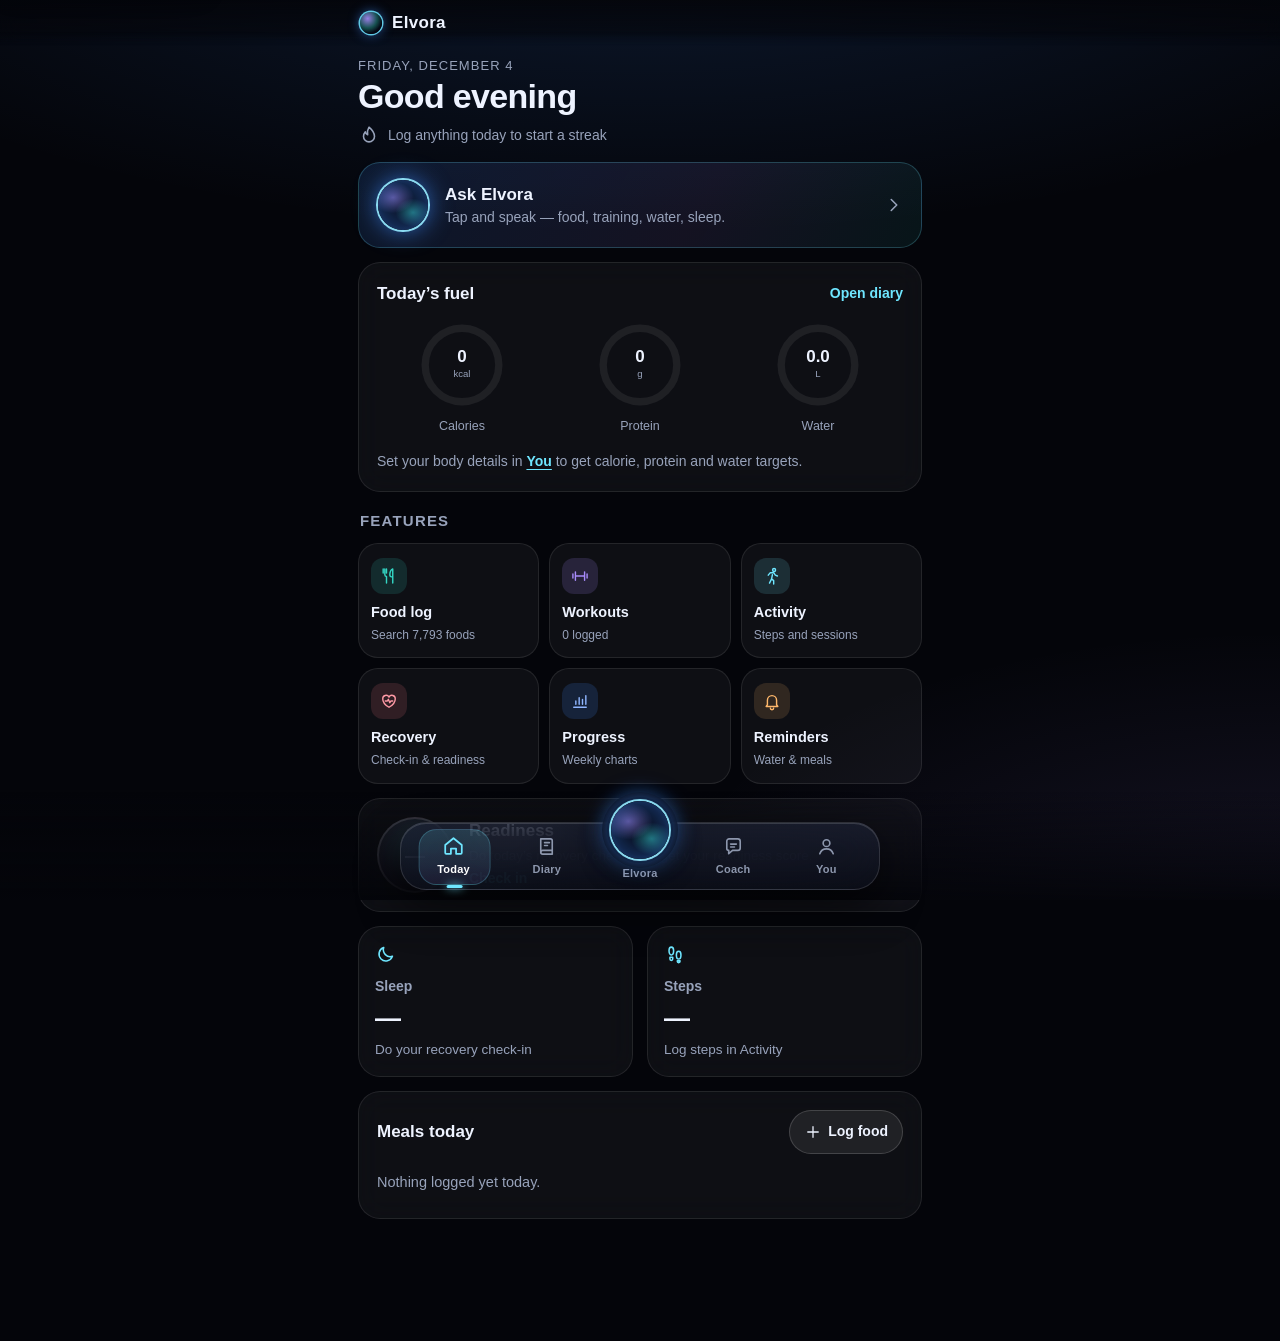
<file: app/index.html>
<!doctype html>
<html lang="en">
<head>
<meta charset="utf-8">
<meta name="viewport" content="width=device-width, initial-scale=1, viewport-fit=cover">
<meta http-equiv="Content-Security-Policy" content="default-src 'self'; script-src 'self'; style-src 'self'; img-src 'self' data: blob:; media-src 'self' blob:; font-src 'self'; connect-src 'self' https://elvora-api-preview.onrender.com; worker-src 'self'; manifest-src 'self'; object-src 'none'; base-uri 'none'; form-action 'self'">
<meta name="referrer" content="strict-origin-when-cross-origin">
<title>Elvora — AI fitness &amp; nutrition coach</title>
<meta name="description" content="Elvora is an AI fitness and nutrition coach. Log meals, water and sleep, and talk to Elvora by voice. Your data stays on this device.">
<meta name="theme-color" content="#05060b">
<meta name="color-scheme" content="dark">
<meta name="apple-mobile-web-app-capable" content="yes">
<meta name="mobile-web-app-capable" content="yes">
<meta name="apple-mobile-web-app-status-bar-style" content="black-translucent">
<meta name="apple-mobile-web-app-title" content="Elvora">
<link rel="manifest" href="manifest.webmanifest">
<link rel="icon" href="icons/icon-192.png" type="image/png">
<link rel="apple-touch-icon" href="icons/apple-touch-icon.png">
<link rel="stylesheet" href="css/app.css">
<script type="module" src="js/app.js"></script>
<link rel="modulepreload" href="js/orb.js">
<link rel="modulepreload" href="js/voice.js">
<link rel="modulepreload" href="js/coach.js">
<link rel="modulepreload" href="js/config.js">
<link rel="modulepreload" href="js/store.js">
<link rel="modulepreload" href="js/readiness.js">
<link rel="modulepreload" href="js/foods.js">
<link rel="modulepreload" href="js/charts.js">
<link rel="modulepreload" href="js/reminders.js">
<link rel="modulepreload" href="js/dom.js">
</head>
<body>
<button class="skip-link" type="button" id="skipLink">Skip to main content</button>
<svg class="sprite" aria-hidden="true" focusable="false">
  <symbol id="i-today" viewBox="0 0 24 24"><path d="M4 11.5 12 5l8 6.5V19a1 1 0 0 1-1 1h-4.5v-5h-5v5H5a1 1 0 0 1-1-1z"/></symbol>
  <symbol id="i-diary" viewBox="0 0 24 24"><path d="M6 4h10a2 2 0 0 1 2 2v14H8a2 2 0 0 1-2-2z"/><path d="M6 18a2 2 0 0 1 2-2h10"/><path d="M10 8h5M10 11h3"/></symbol>
  <symbol id="i-coach" viewBox="0 0 24 24"><path d="M5 6.5A2.5 2.5 0 0 1 7.5 4h9A2.5 2.5 0 0 1 19 6.5v7a2.5 2.5 0 0 1-2.5 2.5H11l-4 3.5V16h0A2 2 0 0 1 5 14z"/><path d="M9 9.5h6M9 12.5h4"/></symbol>
  <symbol id="i-you" viewBox="0 0 24 24"><circle cx="12" cy="8.5" r="3.5"/><path d="M5 19.5c1.2-3.3 3.9-5 7-5s5.8 1.7 7 5"/></symbol>
  <symbol id="i-mic" viewBox="0 0 24 24"><rect x="9" y="3.5" width="6" height="11" rx="3"/><path d="M6 11.5a6 6 0 0 0 12 0M12 17.5v3"/></symbol>
  <symbol id="i-stop" viewBox="0 0 24 24"><rect x="7" y="7" width="10" height="10" rx="2.5"/></symbol>
  <symbol id="i-send" viewBox="0 0 24 24"><path d="M5 12h12M12 6l6 6-6 6"/></symbol>
  <symbol id="i-plus" viewBox="0 0 24 24"><path d="M12 5v14M5 12h14"/></symbol>
  <symbol id="i-drop" viewBox="0 0 24 24"><path d="M12 3.5s6 6.4 6 10.5a6 6 0 0 1-12 0c0-4.1 6-10.5 6-10.5z"/></symbol>
  <symbol id="i-moon" viewBox="0 0 24 24"><path d="M19 14.5A7.5 7.5 0 0 1 9.5 5 7.5 7.5 0 1 0 19 14.5z"/></symbol>
  <symbol id="i-flame" viewBox="0 0 24 24"><path d="M12 3.5c3.5 3 6 6.2 6 10a6 6 0 0 1-12 0c0-2 .8-3.6 2-5 .3 1.7 1.2 2.8 2.5 3.2C10 9 10.5 6 12 3.5z"/></symbol>
  <symbol id="i-trash" viewBox="0 0 24 24"><path d="M5 7h14M10 7V5h4v2M7 7l1 12h8l1-12"/></symbol>
  <symbol id="i-close" viewBox="0 0 24 24"><path d="M6 6l12 12M18 6 6 18"/></symbol>
  <symbol id="i-shield" viewBox="0 0 24 24"><path d="M12 3.5 19 6v5.5c0 4.4-3 7.7-7 9-4-1.3-7-4.6-7-9V6z"/><path d="m9 12 2 2 4-4"/></symbol>
  <symbol id="i-watch" viewBox="0 0 24 24"><rect x="7" y="6.5" width="10" height="11" rx="3"/><path d="M9 6.5 9.5 3h5l.5 3.5M9 17.5l.5 3.5h5l.5-3.5M12 10v2.2l1.4 1"/></symbol>
  <symbol id="i-steps" viewBox="0 0 24 24"><path d="M8 4.5c1.7 0 2.5 1.8 2.5 4S9.6 13 8 13s-2.5-2.3-2.5-4.5S6.3 4.5 8 4.5zM16 9c1.7 0 2.5 1.8 2.5 4s-.9 4.5-2.5 4.5-2.5-2.3-2.5-4.5S14.3 9 16 9zM6.5 15.5h3v2a1.5 1.5 0 0 1-3 0zM14.5 19.5h3v.5a1.5 1.5 0 0 1-3 0z"/></symbol>
  <symbol id="i-download" viewBox="0 0 24 24"><path d="M12 4v11M7 10.5l5 5 5-5M5 19.5h14"/></symbol>
  <symbol id="i-chevron" viewBox="0 0 24 24"><path d="m9 6 6 6-6 6"/></symbol>
  <symbol id="i-back" viewBox="0 0 24 24"><path d="m15 6-6 6 6 6"/></symbol>
  <symbol id="i-food" viewBox="0 0 24 24"><path d="M7 3.5v7a2 2 0 0 0 2 2v8M5 3.5v5M9 3.5v5M16.5 20.5v-17c-2 1-3.5 3.5-3.5 7 0 1.5 1 2.5 2 2.5h1.5"/></symbol>
  <symbol id="i-dumbbell" viewBox="0 0 24 24"><path d="M3.5 9.5v5M6.5 7v10M17.5 7v10M20.5 9.5v5M6.5 12h11"/></symbol>
  <symbol id="i-chart" viewBox="0 0 24 24"><path d="M4.5 19.5h15M7 16v-4M11 16V8M15 16v-6M19 16V5.5"/></symbol>
  <symbol id="i-bell" viewBox="0 0 24 24"><path d="M6.5 16.5V11a5.5 5.5 0 0 1 11 0v5.5l1.5 2H5zM10 20.5a2 2 0 0 0 4 0"/></symbol>
  <symbol id="i-heart" viewBox="0 0 24 24"><path d="M12 19.5s-7.5-4.4-7.5-10A4 4 0 0 1 12 7.3a4 4 0 0 1 7.5 2.2c0 5.6-7.5 10-7.5 10z"/><path d="M7.5 12h2.5l1.2-2 1.8 4 1.2-2h2.3"/></symbol>
  <symbol id="i-search" viewBox="0 0 24 24"><circle cx="11" cy="11" r="6"/><path d="m20 20-4.5-4.5"/></symbol>
  <symbol id="i-upload" viewBox="0 0 24 24"><path d="M12 15.5V4.5M7 9l5-5 5 5M5 19.5h14"/></symbol>
  <symbol id="i-run" viewBox="0 0 24 24"><circle cx="14.5" cy="4.8" r="1.8"/><path d="M9 20.5l2.5-5 2.5 2v4M7.5 11l2.5-3h4l2 3 2.5 1M11.5 15.5l1-5"/></symbol>
</svg>

<div class="app" id="app">
  <header class="topbar" id="topbar">
    <div class="brand">
      <span class="brand-mark" aria-hidden="true"></span>
      <span class="brand-name">Elvora</span>
    </div>
    <button class="chip install-btn" id="installBtn" type="button" hidden>Install app</button>
  </header>

  <main id="main" class="main" tabindex="-1">
    <!-- TODAY -->
    <section class="view" id="view-today" data-view="today" aria-labelledby="h-today">
      <p class="eyebrow" id="todayDate"></p>
      <h1 class="title" id="h-today"><span id="greeting">Hello</span></h1>
      <p class="streak" id="streak"></p>

      <button class="ask-card" type="button" data-goto="voice">
        <span class="ask-orb orb-slot" data-orb="mini" aria-hidden="true"></span>
        <span class="ask-text">
          <strong>Ask Elvora</strong>
          <span>Tap and speak — food, training, water, sleep.</span>
        </span>
        <svg class="ic ask-go" aria-hidden="true"><use href="#i-chevron"/></svg>
      </button>

      <div class="card rings-card">
        <div class="card-head">
          <h2>Today’s fuel</h2>
          <button class="link" type="button" data-goto="diary">Open diary</button>
        </div>
        <div class="rings" id="rings"></div>
        <p class="hint" id="targetsHint" hidden>Set your body details in <button class="link inline" type="button" data-goto="you">You</button> to get calorie, protein and water targets.</p>
      </div>

      <h2 class="section-title">Features</h2>
      <div class="hub" id="hub">
        <a class="hub-tile" href="#food" data-goto="food"><span class="hub-ic c1"><svg class="ic" aria-hidden="true"><use href="#i-food"/></svg></span><b>Food log</b><small id="hubFood">Search 7,793 foods</small></a>
        <a class="hub-tile" href="#workout" data-goto="workout"><span class="hub-ic c2"><svg class="ic" aria-hidden="true"><use href="#i-dumbbell"/></svg></span><b>Workouts</b><small id="hubWorkout">Sets, reps, weight</small></a>
        <a class="hub-tile" href="#activity" data-goto="activity"><span class="hub-ic c3"><svg class="ic" aria-hidden="true"><use href="#i-run"/></svg></span><b>Activity</b><small id="hubActivity">Steps and sessions</small></a>
        <a class="hub-tile" href="#recovery" data-goto="recovery"><span class="hub-ic c4"><svg class="ic" aria-hidden="true"><use href="#i-heart"/></svg></span><b>Recovery</b><small id="hubRecovery">Check-in &amp; readiness</small></a>
        <a class="hub-tile" href="#progress" data-goto="progress"><span class="hub-ic c5"><svg class="ic" aria-hidden="true"><use href="#i-chart"/></svg></span><b>Progress</b><small id="hubProgress">Weekly charts</small></a>
        <a class="hub-tile" href="#reminders" data-goto="reminders"><span class="hub-ic c6"><svg class="ic" aria-hidden="true"><use href="#i-bell"/></svg></span><b>Reminders</b><small id="hubReminders">Water &amp; meals</small></a>
      </div>

      <div class="card readiness-card" id="readinessCard"></div>

      <div class="grid2">
        <div class="card mini-card">
          <svg class="ic mini-ic" aria-hidden="true"><use href="#i-moon"/></svg>
          <h3>Sleep</h3>
          <p class="big" id="sleepStat">—</p>
          <p class="muted small" id="sleepNote">Do your recovery check-in</p>
        </div>
        <div class="card mini-card">
          <svg class="ic mini-ic" aria-hidden="true"><use href="#i-steps"/></svg>
          <h3>Steps</h3>
          <p class="big" id="stepStat">—</p>
          <p class="muted small" id="stepNote">Log steps in Activity</p>
        </div>
      </div>

      <div class="card">
        <div class="card-head">
          <h2>Meals today</h2>
          <button class="chip" type="button" data-goto="food"><svg class="ic" aria-hidden="true"><use href="#i-plus"/></svg>Log food</button>
        </div>
        <ul class="list" id="todayMeals"></ul>
      </div>
    </section>

    <!-- DIARY -->
    <section class="view" id="view-diary" data-view="diary" aria-labelledby="h-diary" hidden>
      <p class="eyebrow">Diary</p>
      <h1 class="title" id="h-diary">What you logged</h1>
      <div class="days" id="dayStrip" role="tablist" aria-label="Choose a day"></div>

      <div class="card">
        <div class="card-head">
          <h2>Meals</h2>
          <button class="chip" type="button" data-goto="food" id="diaryAddFood"><svg class="ic" aria-hidden="true"><use href="#i-plus"/></svg>Log food</button>
        </div>
        <ul class="list" id="diaryMeals"></ul>
        <p class="total" id="diaryTotal"></p>
      </div>

      <div class="card water-card">
        <div class="card-head">
          <h2>Water</h2>
          <p class="big" id="waterStat">0 ml</p>
        </div>
        <div class="bar" aria-hidden="true"><span id="waterBar"></span></div>
        <p class="muted small water-note" id="waterGoalNote"></p>
        <div class="row-btns">
          <button class="chip" type="button" data-water="250"><svg class="ic" aria-hidden="true"><use href="#i-drop"/></svg>+250 ml</button>
          <button class="chip" type="button" data-water="500"><svg class="ic" aria-hidden="true"><use href="#i-drop"/></svg>+500 ml</button>
          <button class="chip ghost" type="button" data-water="-250">Undo 250</button>
        </div>
      </div>

      <div class="card">
        <div class="card-head"><h2>Training &amp; activity</h2><button class="link" type="button" data-goto="workout">Workouts</button></div>
        <ul class="list" id="diaryTraining"></ul>
      </div>

      <div class="card">
        <div class="card-head"><h2>Recovery &amp; body</h2><button class="link" type="button" data-goto="recovery">Check-in</button></div>
        <dl class="targets" id="diaryBody"></dl>
      </div>
    </section>

    <!-- VOICE -->
    <section class="view view-voice" id="view-voice" data-view="voice" aria-labelledby="h-voice" hidden>
      <h1 class="sr-only" id="h-voice">Talk to Elvora</h1>
      <div class="stage">
        <button class="orb-stage orb-slot" data-orb="main" id="orbButton" type="button" aria-label="Start talking to Elvora"></button>
        <div class="stage-text">
          <p class="state-label" id="voiceState" aria-live="polite">Tap the orb to talk</p>
          <p class="transcript" id="transcript"></p>
          <div class="reply" id="voiceReply"></div>
          <p class="notice" id="voiceNotice" role="status" hidden></p>
        </div>
      </div>
      <div class="voice-controls">
        <form class="ask-form" id="voiceForm" autocomplete="off">
          <label class="sr-only" for="voiceText">Type to Elvora</label>
          <input id="voiceText" type="text" enterkeyhint="send" placeholder="Or type a question…" maxlength="300">
          <button class="icon-btn" type="submit" aria-label="Send"><svg class="ic" aria-hidden="true"><use href="#i-send"/></svg></button>
        </form>
        <p class="fine">Mic turns on only while you talk. <button class="link inline tap" type="button" data-goto="you" data-anchor="privacy">How voice data is handled</button></p>
      </div>
    </section>

    <!-- COACH -->
    <section class="view view-coach" id="view-coach" data-view="coach" aria-labelledby="h-coach" hidden>
      <p class="eyebrow">Coach</p>
      <h1 class="title" id="h-coach">Chat with Elvora</h1>
      <div class="chat" id="chat" aria-live="polite"></div>
      <div class="suggest" id="suggest"></div>
      <form class="ask-form chat-form" id="chatForm" autocomplete="off">
        <label class="sr-only" for="chatText">Message Elvora</label>
        <input id="chatText" type="text" enterkeyhint="send" placeholder="Ask about food, training, sleep…" maxlength="300">
        <button class="icon-btn" type="submit" aria-label="Send"><svg class="ic" aria-hidden="true"><use href="#i-send"/></svg></button>
      </form>
    </section>

    <!-- FOOD -->
    <section class="view" id="view-food" data-view="food" data-parent="today" aria-labelledby="h-food" hidden>
      <button class="back" type="button" data-back><svg class="ic" aria-hidden="true"><use href="#i-back"/></svg>Back</button>
      <h1 class="title" id="h-food">Food log</h1>
      <p class="muted small sub-for" id="foodFor"></p>
      <div class="search">
        <svg class="ic" aria-hidden="true"><use href="#i-search"/></svg>
        <label class="sr-only" for="foodSearch">Search foods</label>
        <input id="foodSearch" type="search" placeholder="Search foods, e.g. banana, oats, chicken" autocomplete="off" enterkeyhint="search">
      </div>
      <ul class="list results" id="foodResults" aria-live="polite"></ul>
      <div class="card" id="recentCard">
        <div class="card-head"><h2>Recent</h2></div>
        <ul class="list" id="recentFoods"></ul>
      </div>
      <div class="card">
        <div class="card-head"><h2>Manual entry</h2></div>
        <form class="form-grid" id="manualFood" autocomplete="off">
          <label class="span2">Food or meal <input name="name" type="text" required maxlength="60" placeholder="e.g. Rice, beans and chicken"></label>
          <label>Calories <input name="kcal" type="number" inputmode="numeric" min="0" max="5000" required placeholder="kcal"></label>
          <label>Protein <input name="protein" type="number" inputmode="decimal" min="0" max="400" step="0.1" placeholder="g"></label>
          <label>Carbs <input name="carbs" type="number" inputmode="decimal" min="0" max="800" step="0.1" placeholder="g"></label>
          <label>Fat <input name="fat" type="number" inputmode="decimal" min="0" max="400" step="0.1" placeholder="g"></label>
          <button class="btn wide span2" type="submit">Add to log</button>
        </form>
      </div>
      <p class="muted small cite">Food data: <a class="cite-link" href="https://fdc.nal.usda.gov/" rel="noopener">USDA FoodData Central</a>, SR Legacy (2018), public domain (CC0 1.0). Values are per 100 g.</p>
    </section>

    <!-- WORKOUT -->
    <section class="view" id="view-workout" data-view="workout" data-parent="today" aria-labelledby="h-workout" hidden>
      <button class="back" type="button" data-back><svg class="ic" aria-hidden="true"><use href="#i-back"/></svg>Back</button>
      <h1 class="title" id="h-workout">Workouts</h1>
      <div class="card">
        <div class="card-head"><h2>Start a workout</h2></div>
        <div class="templates" id="templates"></div>
      </div>
      <div class="card">
        <div class="card-head"><h2>History</h2><span class="muted small" id="workoutCount"></span></div>
        <ul class="list" id="workoutHistory"></ul>
      </div>
    </section>

    <!-- ACTIVITY -->
    <section class="view" id="view-activity" data-view="activity" data-parent="today" aria-labelledby="h-activity" hidden>
      <button class="back" type="button" data-back><svg class="ic" aria-hidden="true"><use href="#i-back"/></svg>Back</button>
      <h1 class="title" id="h-activity">Activity &amp; steps</h1>
      <div class="card">
        <div class="card-head"><h2>Steps today</h2><span class="muted small" id="stepGoal"></span></div>
        <p class="big" id="stepsBig">—</p>
        <div class="bar" aria-hidden="true"><span id="stepsBar"></span></div>
        <form class="field-row mt" id="stepsForm">
          <label class="sr-only" for="stepsInput">Steps today</label>
          <input id="stepsInput" type="number" inputmode="numeric" min="0" max="100000" placeholder="Steps from your phone or watch">
          <button class="btn" type="submit">Save</button>
        </form>
        <p class="muted small">Copy today’s count from your phone’s health app or watch. Browsers can’t count steps reliably in the background, so the web app doesn’t guess.</p>
      </div>
      <div class="card">
        <div class="card-head"><h2>Log an activity</h2></div>
        <form class="form-grid" id="activityForm">
          <label>Type
            <select name="type"><option>Walk</option><option>Run</option><option>Cycle</option><option>Swim</option><option>Yoga</option><option>Sport</option><option>Other</option></select>
          </label>
          <label>Minutes <input name="minutes" type="number" inputmode="numeric" min="1" max="600" required placeholder="min"></label>
          <label class="span2">Distance (optional) <input name="km" type="number" inputmode="decimal" min="0" max="300" step="0.01" placeholder="km"></label>
          <button class="btn wide span2" type="submit">Add activity</button>
        </form>
      </div>
      <div class="card">
        <div class="card-head"><h2>Today’s activities</h2><span class="muted small" id="activeMin"></span></div>
        <ul class="list" id="activityList"></ul>
      </div>
    </section>

    <!-- RECOVERY -->
    <section class="view" id="view-recovery" data-view="recovery" data-parent="today" aria-labelledby="h-recovery" hidden>
      <button class="back" type="button" data-back><svg class="ic" aria-hidden="true"><use href="#i-back"/></svg>Back</button>
      <h1 class="title" id="h-recovery">Recovery check-in</h1>
      <div class="card readiness-card" id="readinessDetail"></div>
      <form class="card form-grid" id="checkinForm">
        <h2 class="span2">How did you recover?</h2>
        <label>Sleep (hours) <input name="sleepH" type="number" inputmode="decimal" min="0" max="16" step="0.25" required placeholder="e.g. 7.5"></label>
        <label>Resting HR (optional) <input name="restingHr" type="number" inputmode="numeric" min="30" max="130" placeholder="bpm"></label>
        <label class="span2">Sleep quality <span class="range-val" id="sleepQVal">70%</span>
          <input name="sleepQ" type="range" min="0" max="100" step="5" value="70">
        </label>
        <label class="span2">Stress <span class="range-val" id="stressVal">4 / 10</span>
          <input name="stress" type="range" min="1" max="10" step="1" value="4">
        </label>
        <button class="btn wide span2" type="submit">Save check-in</button>
      </form>
      <p class="muted small">Readiness uses the formula from Elvora’s readiness engine: sleep 28%, resting heart rate 20%, training load 14% and stress 8%. HRV (30%) needs a watch, so it’s left out and the other weights are scaled up. Resting HR counts once you have 3 earlier readings. Load compares your last 7 days of active minutes with your 4-week average.</p>
    </section>

    <!-- PROGRESS -->
    <section class="view" id="view-progress" data-view="progress" data-parent="today" aria-labelledby="h-progress" hidden>
      <button class="back" type="button" data-back><svg class="ic" aria-hidden="true"><use href="#i-back"/></svg>Back</button>
      <h1 class="title" id="h-progress">This week</h1>
      <div class="card"><div class="card-head"><h2>Calories</h2><span class="muted small" id="kcalAvg"></span></div><div id="chartKcal"></div></div>
      <div class="card"><div class="card-head"><h2>Protein</h2><span class="muted small" id="proteinAvg"></span></div><div id="chartProtein"></div></div>
      <div class="card"><div class="card-head"><h2>Water</h2><span class="muted small" id="waterAvg"></span></div><div id="chartWater"></div></div>
      <div class="card">
        <div class="card-head"><h2>Weight</h2><span class="muted small" id="weightNow"></span></div>
        <div id="chartWeight"></div>
        <form class="field-row mt" id="weightForm">
          <label class="sr-only" for="weightInput">Today’s weight in kg</label>
          <input id="weightInput" type="number" inputmode="decimal" min="30" max="300" step="0.1" placeholder="Today’s weight (kg)">
          <button class="btn" type="submit">Log</button>
        </form>
      </div>
    </section>

    <!-- REMINDERS -->
    <section class="view" id="view-reminders" data-view="reminders" data-parent="today" aria-labelledby="h-reminders" hidden>
      <button class="back" type="button" data-back><svg class="ic" aria-hidden="true"><use href="#i-back"/></svg>Back</button>
      <h1 class="title" id="h-reminders">Reminders</h1>
      <div class="card">
        <p class="muted small" id="notifStatus"></p>
        <button class="btn wide" type="button" id="notifAllow">Allow notifications</button>
      </div>
      <div class="card">
        <label class="toggle"><span>Water reminders</span><input type="checkbox" id="remWater"><span class="switch" aria-hidden="true"></span></label>
        <label class="row-label">Every
          <select id="remWaterEvery"><option value="60">1 hour</option><option value="90">1.5 hours</option><option value="120">2 hours</option><option value="180">3 hours</option></select>
        </label>
        <label class="toggle"><span>Meal reminders</span><input type="checkbox" id="remMeals"><span class="switch" aria-hidden="true"></span></label>
        <div class="field-row three" id="mealTimes">
          <label>Breakfast <input type="time" data-meal="0"></label>
          <label>Lunch <input type="time" data-meal="1"></label>
          <label>Dinner <input type="time" data-meal="2"></label>
        </div>
        <button class="chip mt" type="button" id="notifTest"><svg class="ic" aria-hidden="true"><use href="#i-bell"/></svg>Send a test</button>
      </div>
      <p class="muted small">Water reminders run between 08:00 and 22:00. Browsers can’t schedule notifications for a closed web app, so reminders arrive while Elvora is open or running in the background.</p>
    </section>

    <!-- YOU -->
    <section class="view" id="view-you" data-view="you" aria-labelledby="h-you" hidden>
      <p class="eyebrow">You</p>
      <h1 class="title" id="h-you">Profile &amp; targets</h1>

      <form class="card form" id="profileForm">
        <h2>Your details</h2>
        <div class="fields">
          <label>Name <input name="name" type="text" maxlength="40" autocomplete="given-name" placeholder="Optional"></label>
          <label>Sex
            <select name="sex"><option value="">Choose</option><option value="female">Female</option><option value="male">Male</option></select>
          </label>
          <label>Age <input name="age" type="number" inputmode="numeric" min="14" max="100" placeholder="years"></label>
          <label>Height <input name="heightCm" type="number" inputmode="decimal" min="120" max="230" placeholder="cm"></label>
          <label>Weight <input name="weightKg" type="number" inputmode="decimal" min="35" max="250" step="0.1" placeholder="kg"></label>
          <label>Activity
            <select name="activity">
              <option value="sedentary">Sedentary — desk job, little exercise</option>
              <option value="light">Light — exercise 1–3 days a week</option>
              <option value="moderate" selected>Moderate — exercise 3–5 days a week</option>
              <option value="active">Active — hard exercise 6–7 days</option>
              <option value="athlete">Athlete — twice-daily or physical job</option>
            </select>
          </label>
          <label>Goal
            <select name="goal">
              <option value="maintain">Maintain weight</option>
              <option value="muscle">Build muscle</option>
              <option value="cut">Lose fat</option>
              <option value="endurance">Build endurance</option>
            </select>
          </label>
        </div>
        <button class="btn wide" type="submit">Save targets</button>
        <p class="saved muted small" id="savedNote" role="status"></p>
      </form>

      <div class="card" id="targetsCard">
        <h2>Your daily targets</h2>
        <dl class="targets" id="targets"></dl>
        <p class="muted small">Calories use the Mifflin–St Jeor equation × your activity level. Macros follow your goal. Water is 35 ml per kg of body weight.</p>
      </div>

      <div class="card">
        <h2>Settings</h2>
        <label class="toggle"><span>AI coach (Google Gemini)<small class="muted">Off = built-in coach only, nothing leaves the device</small></span><input type="checkbox" id="setAi" checked><span class="switch" aria-hidden="true"></span></label>
        <label class="toggle"><span>Speak Elvora’s replies</span><input type="checkbox" id="setSpeak" checked><span class="switch" aria-hidden="true"></span></label>
        <label class="toggle"><span>Reduce motion</span><input type="checkbox" id="setMotion"><span class="switch" aria-hidden="true"></span></label>
        <button class="toggle linkrow" type="button" data-goto="reminders"><span>Reminders</span><svg class="ic" aria-hidden="true"><use href="#i-chevron"/></svg></button>
      </div>

      <div class="card" id="privacy">
        <h2><svg class="ic" aria-hidden="true"><use href="#i-shield"/></svg> Privacy &amp; voice data</h2>
        <ul class="bullets">
          <li>Everything you log stays in this browser’s storage on this device. There’s no account.</li>
          <li>When the AI coach is on, your question and a few numbers (today’s totals, your targets, goal and readiness score — no name, no meal descriptions) are sent to Elvora’s server and on to Google Gemini to write the reply. On Gemini’s free tier Google may use these requests to improve its products. Turn the AI coach off above to keep everything on the device.</li>
          <li>The microphone turns on only after you tap the orb, and turns off when you stop, when Elvora answers, or when you switch away from the app.</li>
          <li>Speech-to-text is done by your browser. Chrome sends the audio to Google’s speech service and Safari may use Apple’s. Elvora never records or stores audio.</li>
          <li>If the AI coach is off, busy or offline, replies come from Elvora’s built-in coach on this device.</li>
          <li>Elvora is a wellness coach, not a medical service. For pain, illness or medical questions, see a clinician.</li>
        </ul>
        <p class="small"><a class="tap-link" href="privacy.html">Full privacy note</a></p>
        <div class="row-btns">
          <button class="chip" type="button" id="exportBtn"><svg class="ic" aria-hidden="true"><use href="#i-download"/></svg>Export my data</button>
          <button class="chip" type="button" id="importBtn"><svg class="ic" aria-hidden="true"><use href="#i-upload"/></svg>Import</button>
          <input type="file" id="importFile" accept="application/json,.json" hidden>
          <button class="chip danger" type="button" id="wipeBtn"><svg class="ic" aria-hidden="true"><use href="#i-trash"/></svg>Delete all data</button>
        </div>
      </div>

      <p class="foot muted small">Elvora web app · v1.1 preview · <a class="tap-link" href="https://github.com/Arnold-RG/elvora" rel="noopener">Source on GitHub</a></p>
    </section>
  </main>

  <nav class="tabbar" id="tabbar" aria-label="Main">
    <div class="tabbar-glass">
      <span class="tab-indicator" id="tabIndicator" aria-hidden="true"></span>
      <a class="tab" href="#today" data-tab="today"><svg class="ic" aria-hidden="true"><use href="#i-today"/></svg><span>Today</span></a>
      <a class="tab" href="#diary" data-tab="diary"><svg class="ic" aria-hidden="true"><use href="#i-diary"/></svg><span>Diary</span></a>
      <a class="tab tab-fab" href="#voice" data-tab="voice" aria-label="Elvora voice">
        <span class="fab-ring" aria-hidden="true"><span class="fab-orb orb-slot" data-orb="fab"></span></span>
        <span class="fab-label">Elvora</span>
      </a>
      <a class="tab" href="#coach" data-tab="coach"><svg class="ic" aria-hidden="true"><use href="#i-coach"/></svg><span>Coach</span></a>
      <a class="tab" href="#you" data-tab="you"><svg class="ic" aria-hidden="true"><use href="#i-you"/></svg><span>You</span></a>
    </div>
  </nav>
</div>



<noscript><p class="noscript">Elvora needs JavaScript to run.</p></noscript>
</body>
</html>
</file>
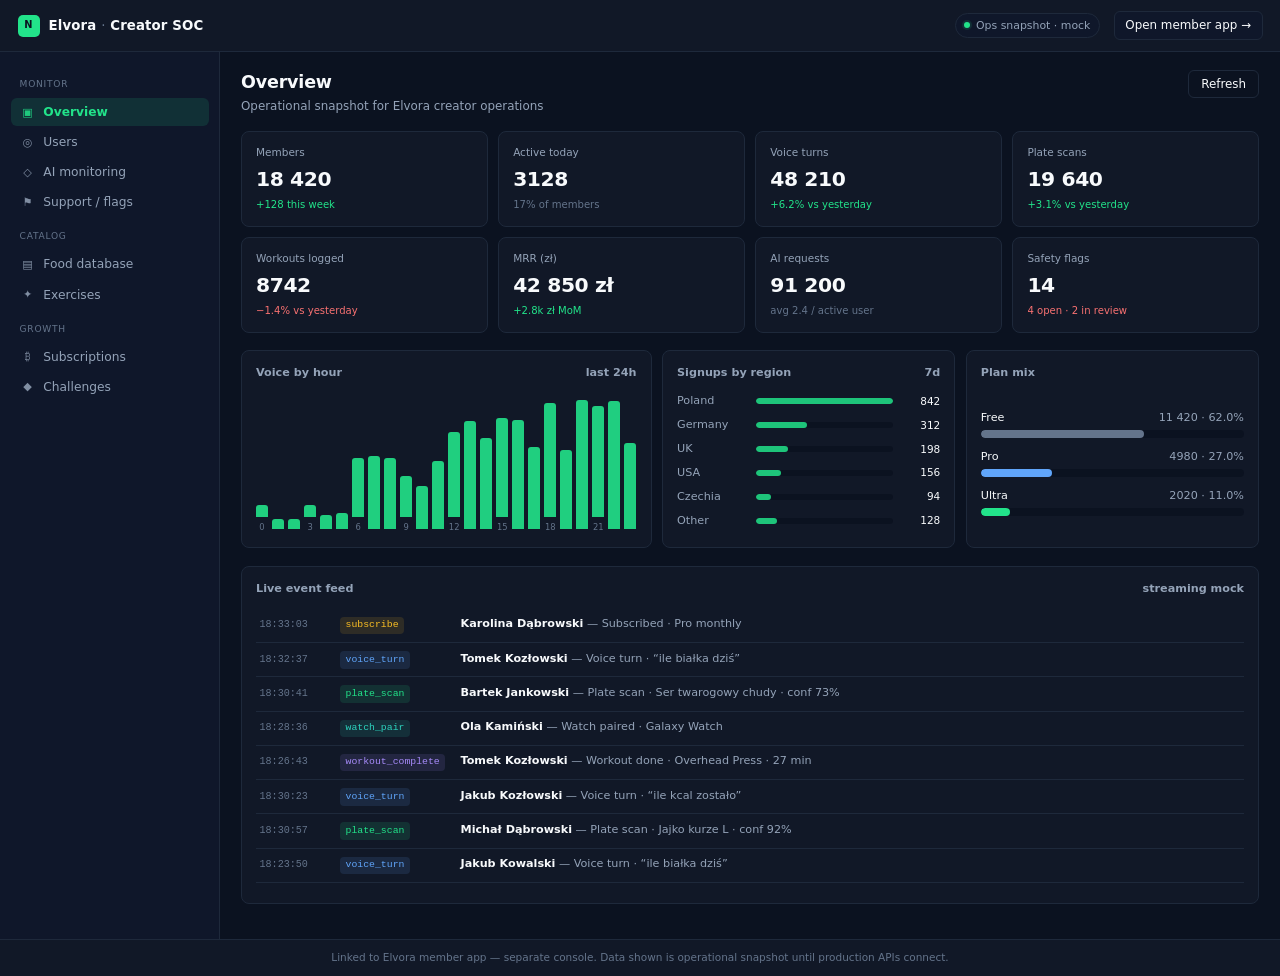
<file: creator_soc/index.html>
<!DOCTYPE html>
<html lang="en">
<head>
  <meta charset="UTF-8" />
  <meta name="viewport" content="width=device-width, initial-scale=1" />
  <meta name="description" content="Elvora Creator SOC — standalone ops / admin console" />
  <title>Elvora · Creator SOC</title>
  <link rel="stylesheet" href="assets/style.css" />
</head>
<body>
  <div class="app">
    <header class="topbar">
      <div class="topbar-brand">
        <span class="brand-mark">N</span>
        <span>Elvora <span class="brand-sep">·</span> Creator SOC</span>
      </div>
      <div class="topbar-right">
        <span class="status-pill"><span class="status-dot"></span> Ops snapshot · mock</span>
        <a id="member-app-link" class="member-link" href="http://localhost:8080">Open member app →</a>
      </div>
    </header>

    <nav class="sidebar" aria-label="Console sections">
      <div class="nav-label">Monitor</div>
      <button type="button" class="nav-item active" data-section="overview"><span class="nav-icon">▣</span> Overview</button>
      <button type="button" class="nav-item" data-section="users"><span class="nav-icon">◎</span> Users</button>
      <button type="button" class="nav-item" data-section="ai"><span class="nav-icon">◇</span> AI monitoring</button>
      <button type="button" class="nav-item" data-section="support"><span class="nav-icon">⚑</span> Support / flags</button>

      <div class="nav-label">Catalog</div>
      <button type="button" class="nav-item" data-section="food"><span class="nav-icon">▤</span> Food database</button>
      <button type="button" class="nav-item" data-section="exercises"><span class="nav-icon">✦</span> Exercises</button>

      <div class="nav-label">Growth</div>
      <button type="button" class="nav-item" data-section="subscriptions"><span class="nav-icon">₿</span> Subscriptions</button>
      <button type="button" class="nav-item" data-section="challenges"><span class="nav-icon">◆</span> Challenges</button>
    </nav>

    <main class="main">
      <!-- Overview -->
      <section id="section-overview" class="section active">
        <div class="section-header">
          <div>
            <h1>Overview</h1>
            <p class="section-sub">Operational snapshot for Elvora creator operations</p>
          </div>
          <div class="toolbar">
            <button type="button" class="btn btn-ghost" onclick="location.reload()">Refresh</button>
          </div>
        </div>

        <div class="kpi-grid">
          <div class="kpi-card" data-kpi="members">
            <div class="kpi-label">Members</div>
            <div class="kpi-value">—</div>
            <div class="kpi-delta">—</div>
          </div>
          <div class="kpi-card" data-kpi="activeToday">
            <div class="kpi-label">Active today</div>
            <div class="kpi-value">—</div>
            <div class="kpi-delta">—</div>
          </div>
          <div class="kpi-card" data-kpi="voiceTurns">
            <div class="kpi-label">Voice turns</div>
            <div class="kpi-value">—</div>
            <div class="kpi-delta">—</div>
          </div>
          <div class="kpi-card" data-kpi="plateScans">
            <div class="kpi-label">Plate scans</div>
            <div class="kpi-value">—</div>
            <div class="kpi-delta">—</div>
          </div>
          <div class="kpi-card" data-kpi="workouts">
            <div class="kpi-label">Workouts logged</div>
            <div class="kpi-value">—</div>
            <div class="kpi-delta">—</div>
          </div>
          <div class="kpi-card" data-kpi="mrr">
            <div class="kpi-label">MRR (zł)</div>
            <div class="kpi-value">—</div>
            <div class="kpi-delta">—</div>
          </div>
          <div class="kpi-card" data-kpi="aiRequests">
            <div class="kpi-label">AI requests</div>
            <div class="kpi-value">—</div>
            <div class="kpi-delta">—</div>
          </div>
          <div class="kpi-card" data-kpi="safetyFlags">
            <div class="kpi-label">Safety flags</div>
            <div class="kpi-value">—</div>
            <div class="kpi-delta">—</div>
          </div>
        </div>

        <div class="charts-row">
          <div class="panel">
            <div class="panel-title">Voice by hour <span>last 24h</span></div>
            <div id="chart-voice" class="chart-bars" aria-label="Voice turns by hour"></div>
          </div>
          <div class="panel">
            <div class="panel-title">Signups by region <span>7d</span></div>
            <div id="chart-regions" class="region-list"></div>
          </div>
          <div class="panel">
            <div class="panel-title">Plan mix</div>
            <div id="chart-plans" class="plan-mix"></div>
          </div>
        </div>

        <div class="panel feed-panel">
          <div class="panel-title">Live event feed <span>streaming mock</span></div>
          <div id="live-feed" class="feed-list"></div>
        </div>
      </section>

      <!-- Users -->
      <section id="section-users" class="section">
        <div class="section-header">
          <div>
            <h1>Users</h1>
            <p class="section-sub" id="users-count">—</p>
          </div>
          <div class="toolbar">
            <input id="user-search" class="search-input" type="search" placeholder="Search name, country, plan…" />
          </div>
        </div>
        <div class="table-wrap">
          <table class="data">
            <thead>
              <tr>
                <th>Name</th>
                <th>Country</th>
                <th>Plan</th>
                <th>Last active</th>
                <th>ID</th>
              </tr>
            </thead>
            <tbody id="users-tbody"></tbody>
          </table>
        </div>
      </section>

      <!-- Food database -->
      <section id="section-food" class="section">
        <div class="section-header">
          <div>
            <h1>Food database</h1>
            <p class="section-sub">Catalog entries used by plate scan / nutrition</p>
          </div>
          <div class="toolbar">
            <input id="food-search" class="search-input" type="search" placeholder="Search name or barcode…" />
          </div>
        </div>
        <div class="table-wrap">
          <table class="data">
            <thead>
              <tr>
                <th>Barcode</th>
                <th>Name</th>
                <th>Brand</th>
                <th>kcal</th>
                <th>Protein</th>
                <th>Per</th>
              </tr>
            </thead>
            <tbody id="foods-tbody"></tbody>
          </table>
        </div>
      </section>

      <!-- Exercises -->
      <section id="section-exercises" class="section">
        <div class="section-header">
          <div>
            <h1>Exercises</h1>
            <p class="section-sub">Movement library for workout logging</p>
          </div>
          <div class="toolbar">
            <input id="exercise-search" class="search-input" type="search" placeholder="Search name, muscle, equipment…" />
          </div>
        </div>
        <div class="table-wrap">
          <table class="data">
            <thead>
              <tr>
                <th>Name</th>
                <th>Muscle</th>
                <th>Equipment</th>
              </tr>
            </thead>
            <tbody id="exercises-tbody"></tbody>
          </table>
        </div>
      </section>

      <!-- AI monitoring -->
      <section id="section-ai" class="section">
        <div class="section-header">
          <div>
            <h1>AI monitoring</h1>
            <p class="section-sub">Request volume, latency, confidence, and safety</p>
          </div>
        </div>
        <div class="stats-grid">
          <div class="stat-card">
            <h3>Requests / day</h3>
            <div class="val">91 200</div>
            <div class="hint">+4.1% vs 7-day avg</div>
          </div>
          <div class="stat-card">
            <h3>Avg latency</h3>
            <div class="val">1.42 s</div>
            <div class="hint">p95 · 3.8 s</div>
          </div>
          <div class="stat-card">
            <h3>Food confidence</h3>
            <div class="val">87.4%</div>
            <div class="hint">plate vision avg</div>
          </div>
          <div class="stat-card">
            <h3>Cost / user</h3>
            <div class="val">0.18 zł</div>
            <div class="hint">trailing 30d blended</div>
          </div>
          <div class="stat-card">
            <h3>Safety incidents</h3>
            <div class="val">14</div>
            <div class="hint">4 open · see Support</div>
          </div>
          <div class="stat-card">
            <h3>Error rate</h3>
            <div class="val">0.62%</div>
            <div class="hint">timeouts + schema</div>
          </div>
        </div>
        <div class="panel">
          <div class="panel-title">Model mix (mock)</div>
          <div class="plan-mix" style="min-height:auto">
            <div class="plan-row">
              <div class="plan-meta"><span>Vision · plate</span><span>38%</span></div>
              <div class="plan-track"><div class="plan-fill ultra" style="width:38%"></div></div>
            </div>
            <div class="plan-row">
              <div class="plan-meta"><span>Voice NLU</span><span>41%</span></div>
              <div class="plan-track"><div class="plan-fill pro" style="width:41%"></div></div>
            </div>
            <div class="plan-row">
              <div class="plan-meta"><span>Coach chat</span><span>21%</span></div>
              <div class="plan-track"><div class="plan-fill free" style="width:21%"></div></div>
            </div>
          </div>
        </div>
      </section>

      <!-- Subscriptions -->
      <section id="section-subscriptions" class="section">
        <div class="section-header">
          <div>
            <h1>Subscriptions</h1>
            <p class="section-sub">Revenue, churn, and plan distribution</p>
          </div>
        </div>
        <div class="stats-grid">
          <div class="stat-card">
            <h3>MRR</h3>
            <div class="val">42 850 zł</div>
            <div class="hint">+2.8k zł MoM</div>
          </div>
          <div class="stat-card">
            <h3>ARR (run-rate)</h3>
            <div class="val">514 200 zł</div>
            <div class="hint">MRR × 12</div>
          </div>
          <div class="stat-card">
            <h3>Monthly churn</h3>
            <div class="val">3.4%</div>
            <div class="hint">paid plans</div>
          </div>
          <div class="stat-card">
            <h3>Free</h3>
            <div class="val">11 420</div>
            <div class="hint">62.0% of members</div>
          </div>
          <div class="stat-card">
            <h3>Pro</h3>
            <div class="val">4 980</div>
            <div class="hint">27.0% · 39.9 zł / mo</div>
          </div>
          <div class="stat-card">
            <h3>Ultra</h3>
            <div class="val">2 020</div>
            <div class="hint">11.0% · 79.9 zł / mo</div>
          </div>
        </div>
        <div class="panel">
          <div class="panel-title">Notes</div>
          <p style="font-size:0.85rem;color:var(--text-muted);line-height:1.55">
            Mock Stripe-style view. Connect billing webhooks and entitlement APIs when production
            backends are ready. Member app subscription UX remains in the Flutter product; this
            console only observes and reports.
          </p>
        </div>
      </section>

      <!-- Challenges -->
      <section id="section-challenges" class="section">
        <div class="section-header">
          <div>
            <h1>Challenges</h1>
            <p class="section-sub">Create and list engagement campaigns</p>
          </div>
        </div>
        <form id="challenge-form">
          <div class="form-grid">
            <div class="field">
              <label for="ch-title">Title</label>
              <input id="ch-title" type="text" placeholder="e.g. Weekend push" required />
            </div>
            <div class="field">
              <label for="ch-goal">Goal</label>
              <input id="ch-goal" type="text" placeholder="e.g. Complete 3 workouts" required />
            </div>
            <div class="field">
              <label for="ch-starts">Starts</label>
              <input id="ch-starts" type="date" required />
            </div>
            <div class="field">
              <label for="ch-ends">Ends</label>
              <input id="ch-ends" type="date" required />
            </div>
          </div>
          <div class="form-actions">
            <button type="submit" class="btn btn-primary">Create challenge</button>
            <button type="reset" class="btn">Clear</button>
          </div>
        </form>
        <div class="table-wrap">
          <table class="data">
            <thead>
              <tr>
                <th>Title</th>
                <th>Goal</th>
                <th>Window</th>
                <th>Enrolled</th>
                <th>Status</th>
              </tr>
            </thead>
            <tbody id="challenges-tbody"></tbody>
          </table>
        </div>
      </section>

      <!-- Support / flags -->
      <section id="section-support" class="section">
        <div class="section-header">
          <div>
            <h1>Support / flags</h1>
            <p class="section-sub">Safety, billing, and abuse queues</p>
          </div>
        </div>
        <div class="table-wrap">
          <table class="data">
            <thead>
              <tr>
                <th>ID</th>
                <th>Type</th>
                <th>User</th>
                <th>Detail</th>
                <th>Status</th>
                <th>Created</th>
              </tr>
            </thead>
            <tbody id="flags-tbody"></tbody>
          </table>
        </div>
      </section>
    </main>

    <footer class="footer">
      Linked to Elvora member app — separate console. Data shown is operational snapshot until production APIs connect.
    </footer>
  </div>

  <!-- Optional: set before app.js loads to override member app URL -->
  <!-- <script>window.NFLBOT_MEMBER_APP_URL = 'http://localhost:8080';</script> -->
  <script src="assets/app.js"></script>
</body>
</html>
</file>
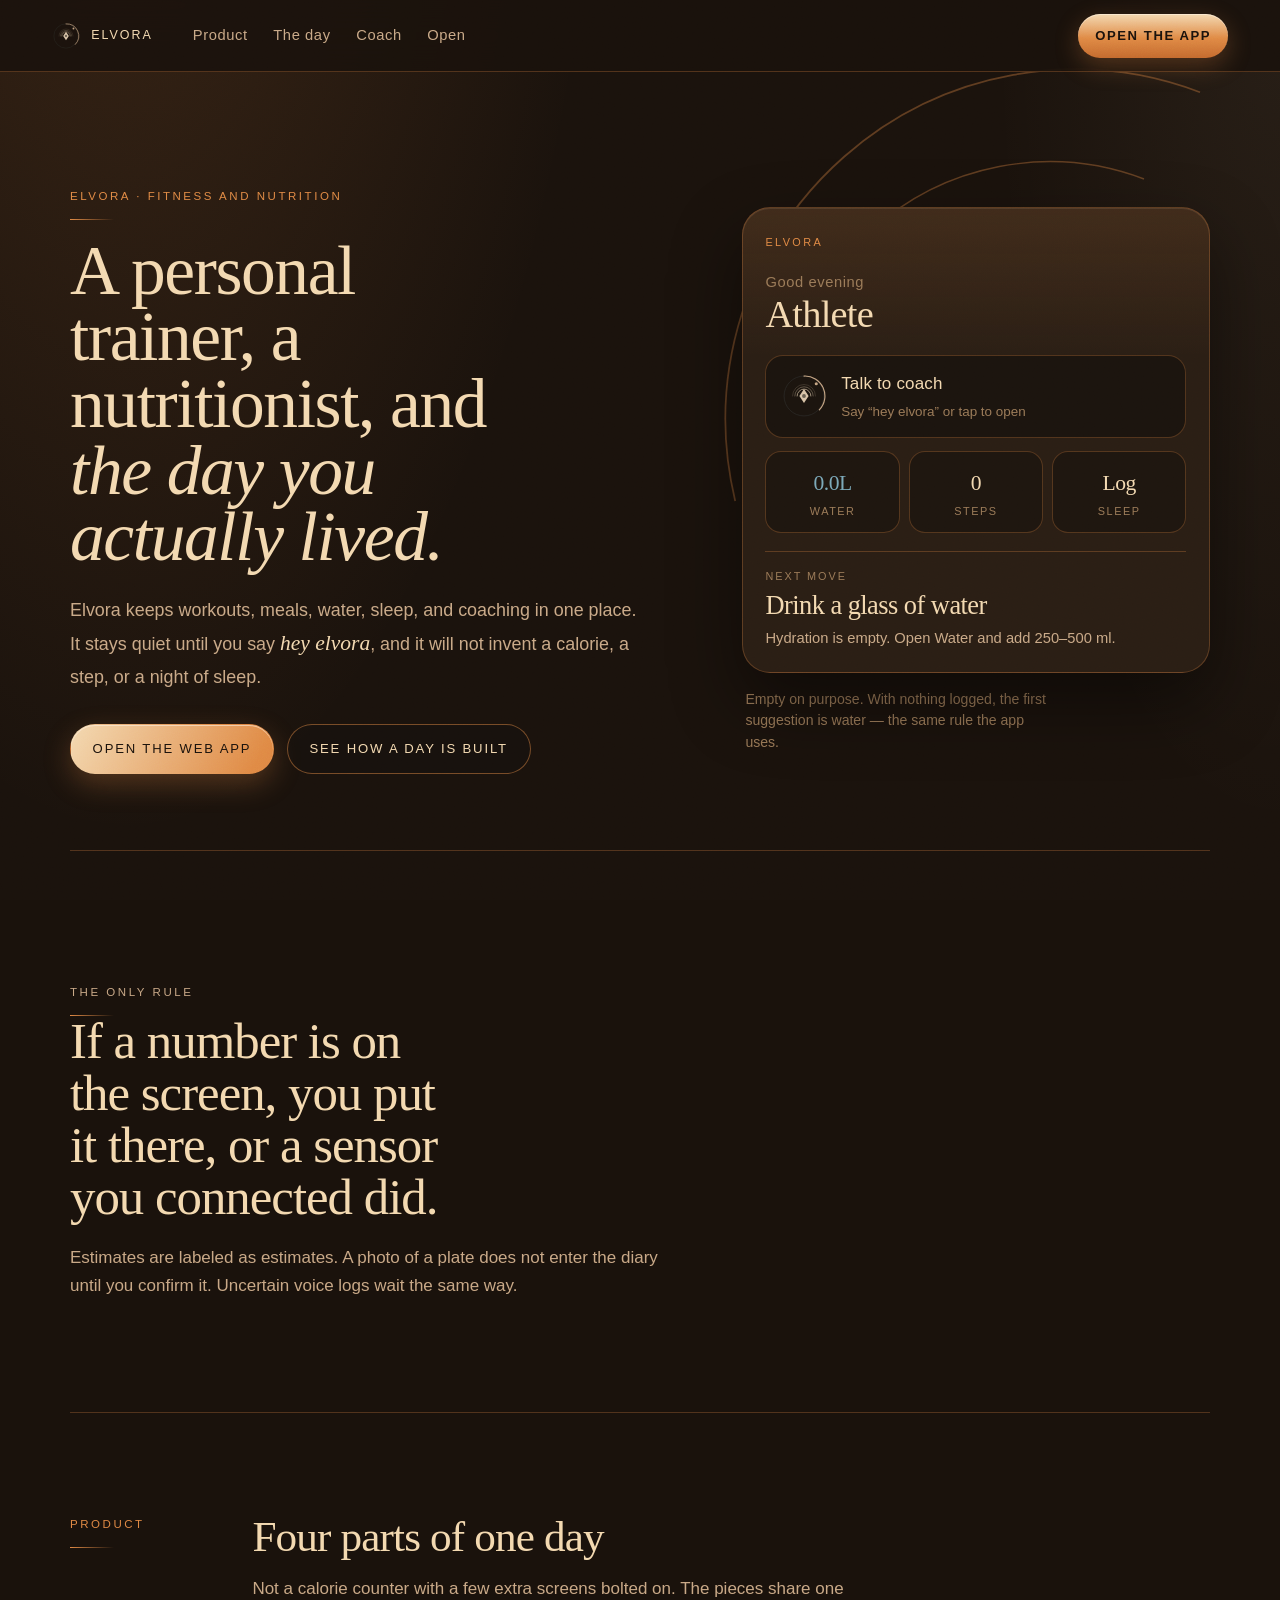
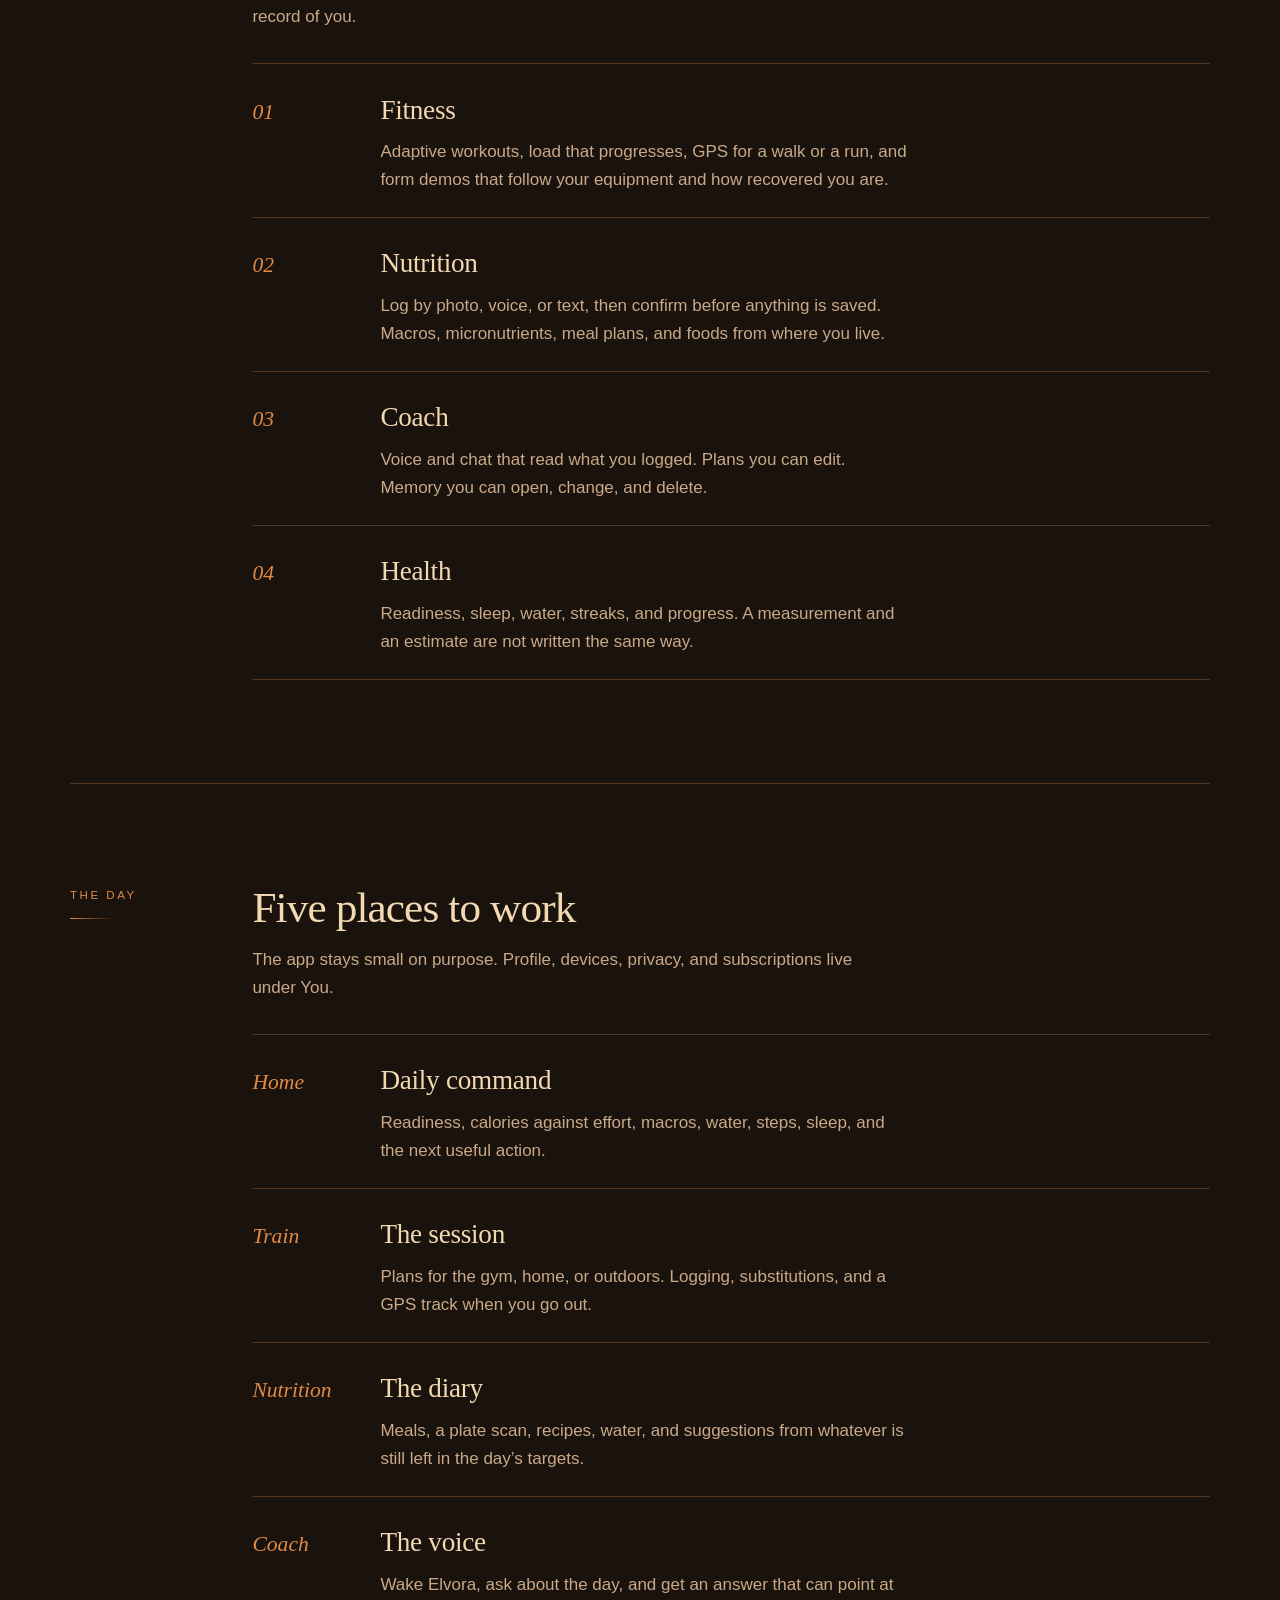
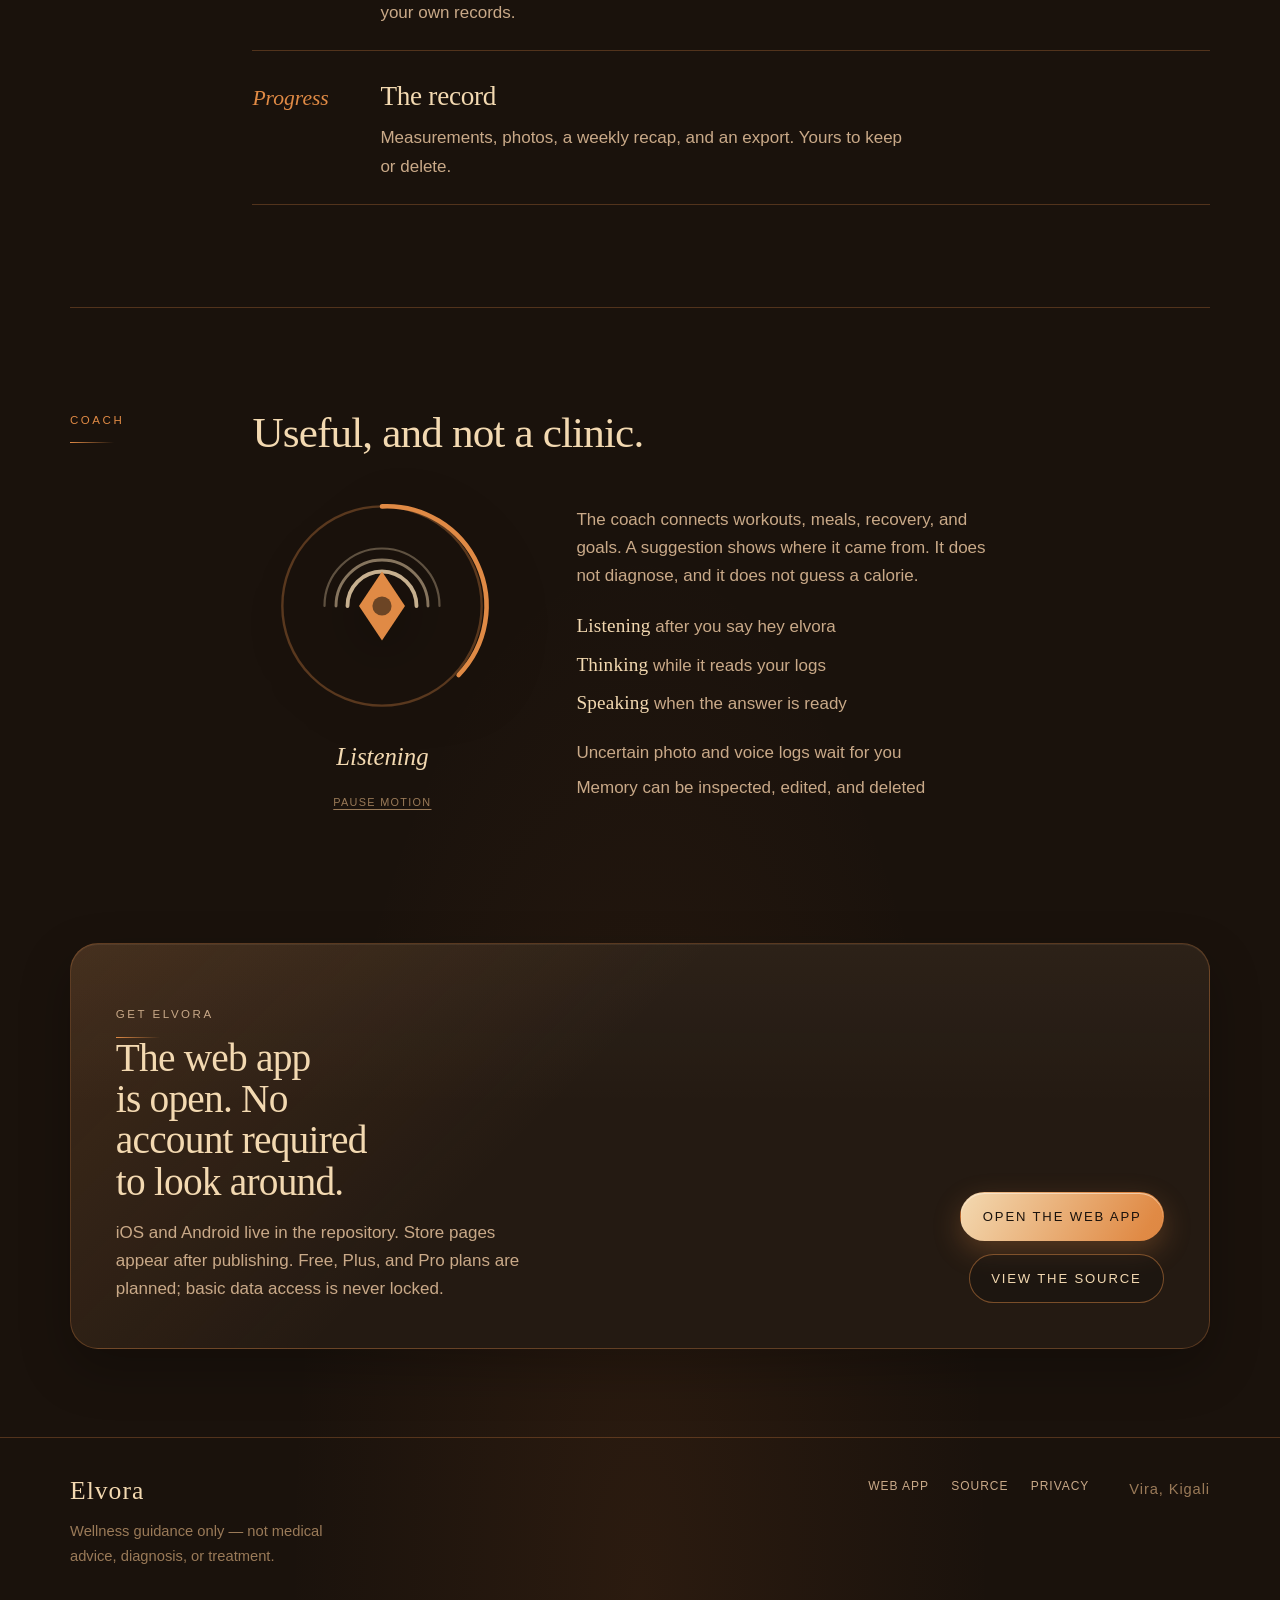
<file: website/index.html>
<!DOCTYPE html>
<html lang="en">
<head>
  <meta charset="utf-8">
  <meta name="viewport" content="width=device-width, initial-scale=1, viewport-fit=cover">
  <title>Elvora — fitness, nutrition, and a coach</title>
  <meta name="description" content="Elvora is a personal trainer, nutritionist, and health dashboard. Say hey elvora. It never invents a number you did not log.">
  <meta name="theme-color" content="#1A120C">
  <meta name="color-scheme" content="dark">
  <meta name="referrer" content="strict-origin-when-cross-origin">
  <meta
    http-equiv="Content-Security-Policy"
    content="default-src 'self'; script-src 'self'; style-src 'self' 'unsafe-inline' https://fonts.googleapis.com; font-src https://fonts.gstatic.com; img-src 'self' data:; connect-src 'self'; base-uri 'self'; form-action 'self'"
  >
  <link rel="canonical" href="https://arnold-rg.github.io/elvora/">
  <link rel="icon" href="assets/branding/favicon.svg" type="image/svg+xml">
  <meta property="og:type" content="website">
  <meta property="og:site_name" content="Elvora">
  <meta property="og:title" content="Elvora — fitness, nutrition, and a coach">
  <meta property="og:description" content="A personal trainer, a nutritionist, and the day you actually lived. Say hey elvora.">
  <meta property="og:url" content="https://arnold-rg.github.io/elvora/">
  <meta property="og:image" content="https://arnold-rg.github.io/elvora/assets/og.png">
  <meta property="og:image:width" content="1200">
  <meta property="og:image:height" content="630">
  <meta property="og:image:alt" content="Elvora. A personal trainer, a nutritionist, and the day you actually lived.">
  <meta name="twitter:card" content="summary_large_image">
  <meta name="twitter:title" content="Elvora — fitness, nutrition, and a coach">
  <meta name="twitter:description" content="A personal trainer, a nutritionist, and the day you actually lived. Say hey elvora.">
  <meta name="twitter:image" content="https://arnold-rg.github.io/elvora/assets/og.png">
  <meta name="twitter:image:alt" content="Elvora. A personal trainer, a nutritionist, and the day you actually lived.">
  <link rel="preconnect" href="https://fonts.googleapis.com">
  <link rel="preconnect" href="https://fonts.gstatic.com" crossorigin>
  <link href="https://fonts.googleapis.com/css2?family=Cormorant+Garamond:ital,wght@0,500;0,600;1,500&family=Outfit:wght@300;400;500;600&display=swap" rel="stylesheet">
  <link rel="stylesheet" href="assets/vira/vira-base.css">
  <link rel="stylesheet" href="assets/css/styles.css">
  <script type="application/ld+json">
  {
    "@context": "https://schema.org",
    "@type": "SoftwareApplication",
    "name": "Elvora",
    "applicationCategory": "HealthApplication",
    "operatingSystem": "Web, Android, iOS",
    "url": "https://arnold-rg.github.io/elvora/app/",
    "description": "Personal trainer, nutritionist, and health dashboard. Wake the coach with hey elvora. Numbers come from your logs.",
    "offers": {
      "@type": "Offer",
      "price": "0",
      "priceCurrency": "USD"
    }
  }
  </script>
</head>
<body>
  <a class="skip" href="#content">Skip to content</a>

  <header class="bar">
    <a class="brand" href="#top">
      <img src="assets/branding/coach-mark.svg" alt="" width="28" height="28">
      <span class="brand__name">Elvora</span>
    </a>
    <nav class="bar__nav" id="site-nav" aria-label="Primary">
      <a href="#product">Product</a>
      <a href="#day">The day</a>
      <a href="#coach">Coach</a>
      <a href="#open">Open</a>
    </nav>
    <a class="bar__open" href="app/">
      <span class="wide">Open the app</span>
      <span class="short">Open</span>
    </a>
    <button class="menu" type="button" aria-expanded="false" aria-controls="site-nav">
      <span class="menu__label">Menu</span>
    </button>
  </header>

  <main id="content">
    <div class="wrap">
      <section class="hero arn-stagger" id="top">
        <svg class="hero__arc" viewBox="0 0 400 400" aria-hidden="true">
          <path d="M28 340a250 250 0 0 1 332-292" fill="none" stroke="currentColor" stroke-width="1.25"/>
          <path d="M70 340a190 190 0 0 1 250-230" fill="none" stroke="currentColor" stroke-width="1"/>
        </svg>
        <div class="hero__copy">
          <p class="kicker arn-reveal arn-brand">Elvora · fitness and nutrition</p>
          <h1 class="arn-reveal">A personal trainer, a nutritionist, and <em>the day you actually lived.</em></h1>
          <p class="lede arn-reveal">
            Elvora keeps workouts, meals, water, sleep, and coaching in one place.
            It stays quiet until you say <em>hey elvora</em>, and it will not invent a calorie, a step, or a night of sleep.
          </p>
          <div class="hero__actions arn-cta arn-reveal">
            <a class="btn btn--fill arn-btn arn-btn-primary" href="app/">Open the web app</a>
            <a class="btn btn--ghost arn-btn arn-btn-ghost" href="#day">See how a day is built</a>
          </div>
        </div>

        <figure class="specimen">
          <div class="specimen__screen" aria-hidden="true">
            <p class="specimen__mark">Elvora</p>
            <p class="specimen__greet" id="greet">Good morning</p>
            <p class="specimen__name">Athlete</p>
            <div class="specimen__coach">
              <img src="assets/branding/coach-mark.svg" alt="" width="46" height="46">
              <div>
                <strong>Talk to coach</strong>
                <span>Say “hey elvora” or tap to open</span>
              </div>
            </div>
            <ul class="specimen__vitals">
              <li><b>0.0L</b><span>Water</span></li>
              <li><b>0</b><span>Steps</span></li>
              <li><b>Log</b><span>Sleep</span></li>
            </ul>
            <div class="specimen__next">
              <p>Next move</p>
              <strong>Drink a glass of water</strong>
              <span>Hydration is empty. Open Water and add 250–500 ml.</span>
            </div>
          </div>
          <figcaption>
            Empty on purpose. With nothing logged, the first suggestion is water — the same rule the app uses.
          </figcaption>
        </figure>
      </section>

      <section class="rule" aria-labelledby="rule-title">
        <p class="kicker">The only rule</p>
        <h2 id="rule-title">If a number is on the screen, you put it there, or a sensor you connected did.</h2>
        <p>
          Estimates are labeled as estimates. A photo of a plate does not enter the diary until you confirm it.
          Uncertain voice logs wait the same way.
        </p>
      </section>

      <section class="block" id="product" aria-labelledby="product-title">
        <p class="kicker">Product</p>
        <div>
          <h2 id="product-title">Four parts of one day</h2>
          <p class="block__intro">Not a calorie counter with a few extra screens bolted on. The pieces share one record of you.</p>
          <ol class="ledger">
            <li>
              <span class="ledger__n">01</span>
              <div>
                <h3>Fitness</h3>
                <p>Adaptive workouts, load that progresses, GPS for a walk or a run, and form demos that follow your equipment and how recovered you are.</p>
              </div>
            </li>
            <li>
              <span class="ledger__n">02</span>
              <div>
                <h3>Nutrition</h3>
                <p>Log by photo, voice, or text, then confirm before anything is saved. Macros, micronutrients, meal plans, and foods from where you live.</p>
              </div>
            </li>
            <li>
              <span class="ledger__n">03</span>
              <div>
                <h3>Coach</h3>
                <p>Voice and chat that read what you logged. Plans you can edit. Memory you can open, change, and delete.</p>
              </div>
            </li>
            <li>
              <span class="ledger__n">04</span>
              <div>
                <h3>Health</h3>
                <p>Readiness, sleep, water, streaks, and progress. A measurement and an estimate are not written the same way.</p>
              </div>
            </li>
          </ol>
        </div>
      </section>

      <section class="block" id="day" aria-labelledby="day-title">
        <p class="kicker">The day</p>
        <div>
          <h2 id="day-title">Five places to work</h2>
          <p class="block__intro">The app stays small on purpose. Profile, devices, privacy, and subscriptions live under You.</p>
          <ol class="ledger">
            <li>
              <span class="ledger__n">Home</span>
              <div>
                <h3>Daily command</h3>
                <p>Readiness, calories against effort, macros, water, steps, sleep, and the next useful action.</p>
              </div>
            </li>
            <li>
              <span class="ledger__n">Train</span>
              <div>
                <h3>The session</h3>
                <p>Plans for the gym, home, or outdoors. Logging, substitutions, and a GPS track when you go out.</p>
              </div>
            </li>
            <li>
              <span class="ledger__n">Nutrition</span>
              <div>
                <h3>The diary</h3>
                <p>Meals, a plate scan, recipes, water, and suggestions from whatever is still left in the day’s targets.</p>
              </div>
            </li>
            <li>
              <span class="ledger__n">Coach</span>
              <div>
                <h3>The voice</h3>
                <p>Wake Elvora, ask about the day, and get an answer that can point at your own records.</p>
              </div>
            </li>
            <li>
              <span class="ledger__n">Progress</span>
              <div>
                <h3>The record</h3>
                <p>Measurements, photos, a weekly recap, and an export. Yours to keep or delete.</p>
              </div>
            </li>
          </ol>
        </div>
      </section>

      <section class="block" id="coach" aria-labelledby="coach-title">
        <p class="kicker">Coach</p>
        <div>
          <h2 id="coach-title">Useful, and not a clinic.</h2>
          <div class="coach">
            <div class="coach__stage">
              <svg class="signal" id="signal" viewBox="0 0 120 120" data-state="listening" role="img" aria-label="Elvora signal mark, shown listening">
                <circle class="signal__ring" cx="60" cy="60" r="52"/>
                <path class="signal__arc" d="M60 8a52 52 0 0 1 40 88"/>
                <g class="signal__waves">
                  <path d="M42 60a18 18 0 0 1 36 0"/>
                  <path d="M36 60a24 24 0 0 1 48 0"/>
                  <path d="M30 60a30 30 0 0 1 60 0"/>
                </g>
                <path class="signal__gem" d="M60 42 L72 60 L60 78 L48 60 Z"/>
                <circle cx="60" cy="60" r="5" fill="#0C0C0B" opacity="0.55"/>
              </svg>
              <p class="signal__now" id="signal-state">Listening</p>
              <button class="text-btn" type="button" id="signal-pause" aria-pressed="false">Pause motion</button>
            </div>
            <div class="coach__copy">
              <p>
                The coach connects workouts, meals, recovery, and goals. A suggestion shows where it came from.
                It does not diagnose, and it does not guess a calorie.
              </p>
              <ul class="states">
                <li><strong>Listening</strong> after you say hey elvora</li>
                <li><strong>Thinking</strong> while it reads your logs</li>
                <li><strong>Speaking</strong> when the answer is ready</li>
              </ul>
              <ul class="plain">
                <li>Uncertain photo and voice logs wait for you</li>
                <li>Memory can be inspected, edited, and deleted</li>
              </ul>
            </div>
          </div>
        </div>
      </section>

      <section class="open" id="open" aria-labelledby="open-title">
        <div>
          <p class="kicker">Get Elvora</p>
          <h2 id="open-title">The web app is open. No account required to look around.</h2>
          <p>
            iOS and Android live in the repository. Store pages appear after publishing.
            Free, Plus, and Pro plans are planned; basic data access is never locked.
          </p>
        </div>
        <div class="open__actions">
          <a class="btn btn--fill" href="app/">Open the web app</a>
          <a class="btn btn--ghost" href="https://github.com/Arnold-RG/elvora">View the source</a>
        </div>
      </section>
    </div>
  </main>

  <footer class="foot">
    <div class="wrap foot__grid">
      <div>
        <p class="foot__name">Elvora</p>
        <p class="foot__note">Wellness guidance only — not medical advice, diagnosis, or treatment.</p>
      </div>
      <nav class="foot__nav" aria-label="Footer">
        <a href="app/">Web app</a>
        <a href="https://github.com/Arnold-RG/elvora">Source</a>
        <a href="privacy.html">Privacy</a>
      </nav>
      <p class="foot__place">Vira, Kigali</p>
    </div>
  </footer>

  <script src="assets/vira/vira-secure.js" defer></script>
  <script src="assets/js/main.js" defer></script>
</body>
</html>
</file>
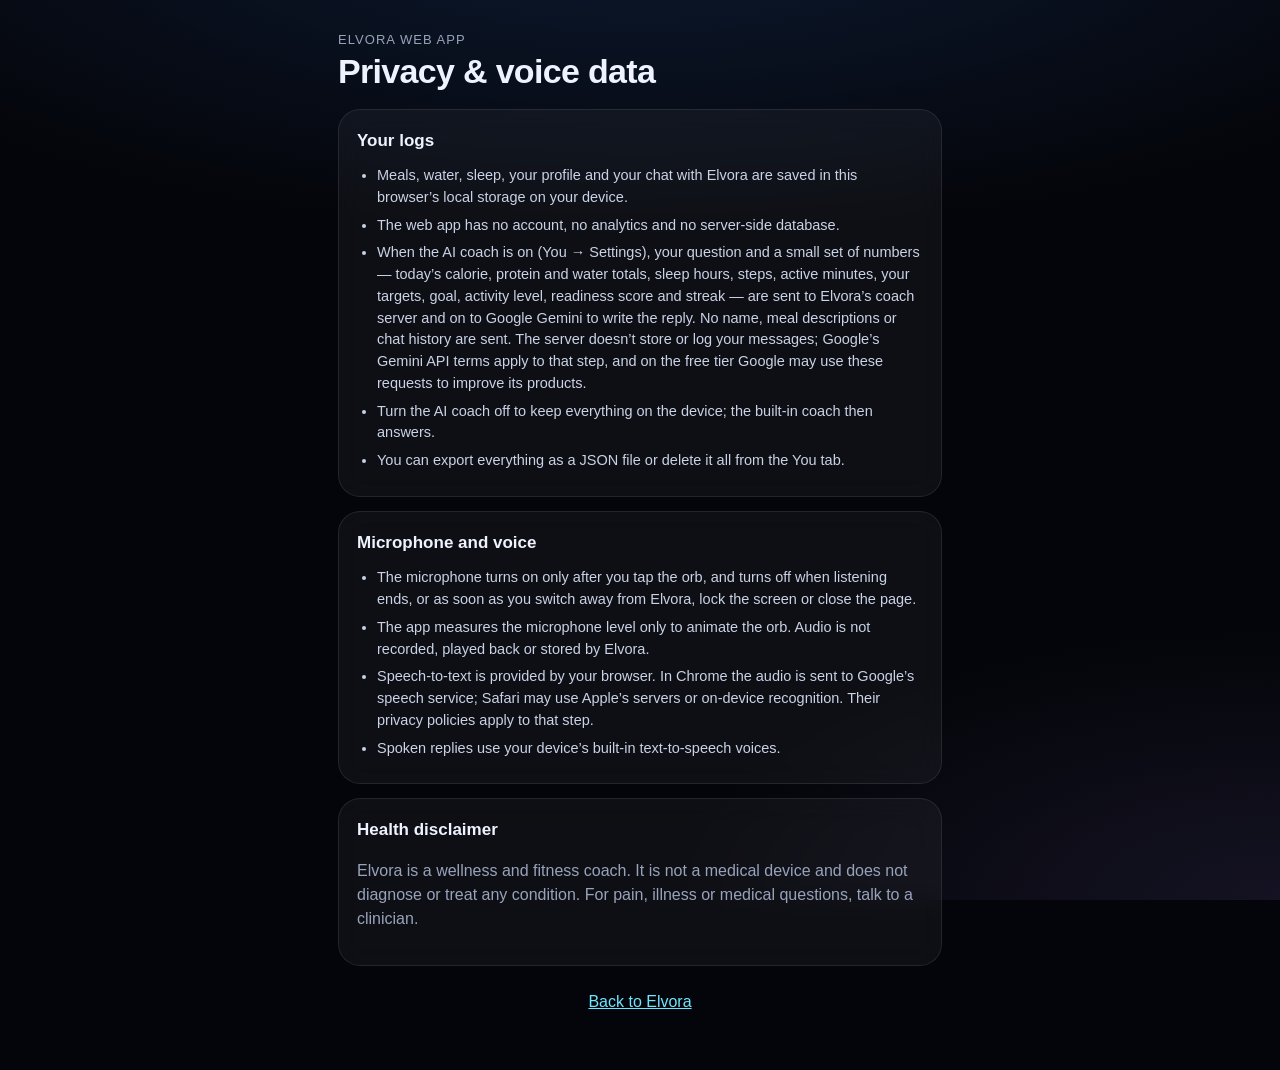
<file: app/privacy.html>
<!doctype html>
<html lang="en">
<head>
<meta charset="utf-8">
<meta name="viewport" content="width=device-width, initial-scale=1, viewport-fit=cover">
<meta http-equiv="Content-Security-Policy" content="default-src 'self'; script-src 'none'; style-src 'self'; img-src 'self'; object-src 'none'; base-uri 'none'; form-action 'none'">
<title>Privacy — Elvora web app</title>
<meta name="description" content="How the Elvora web app handles your logs and voice data.">
<meta name="theme-color" content="#05060b">
<link rel="icon" href="icons/icon-192.png" type="image/png">
<link rel="stylesheet" href="css/app.css">
</head>
<body>
<main class="main doc">
  <p class="eyebrow">Elvora web app</p>
  <h1 class="title">Privacy &amp; voice data</h1>
  <div class="card">
    <h2>Your logs</h2>
    <ul class="bullets">
      <li>Meals, water, sleep, your profile and your chat with Elvora are saved in this browser’s local storage on your device.</li>
      <li>The web app has no account, no analytics and no server-side database.</li>
      <li>When the AI coach is on (You → Settings), your question and a small set of numbers — today’s calorie, protein and water totals, sleep hours, steps, active minutes, your targets, goal, activity level, readiness score and streak — are sent to Elvora’s coach server and on to Google Gemini to write the reply. No name, meal descriptions or chat history are sent. The server doesn’t store or log your messages; Google’s Gemini API terms apply to that step, and on the free tier Google may use these requests to improve its products.</li>
      <li>Turn the AI coach off to keep everything on the device; the built-in coach then answers.</li>
      <li>You can export everything as a JSON file or delete it all from the You tab.</li>
    </ul>
  </div>
  <div class="card">
    <h2>Microphone and voice</h2>
    <ul class="bullets">
      <li>The microphone turns on only after you tap the orb, and turns off when listening ends, or as soon as you switch away from Elvora, lock the screen or close the page.</li>
      <li>The app measures the microphone level only to animate the orb. Audio is not recorded, played back or stored by Elvora.</li>
      <li>Speech-to-text is provided by your browser. In Chrome the audio is sent to Google’s speech service; Safari may use Apple’s servers or on-device recognition. Their privacy policies apply to that step.</li>
      <li>Spoken replies use your device’s built-in text-to-speech voices.</li>
    </ul>
  </div>
  <div class="card">
    <h2>Health disclaimer</h2>
    <p class="muted">Elvora is a wellness and fitness coach. It is not a medical device and does not diagnose or treat any condition. For pain, illness or medical questions, talk to a clinician.</p>
  </div>
  <p class="foot"><a href="./#you">Back to Elvora</a></p>
</main>
</body>
</html>
</file>
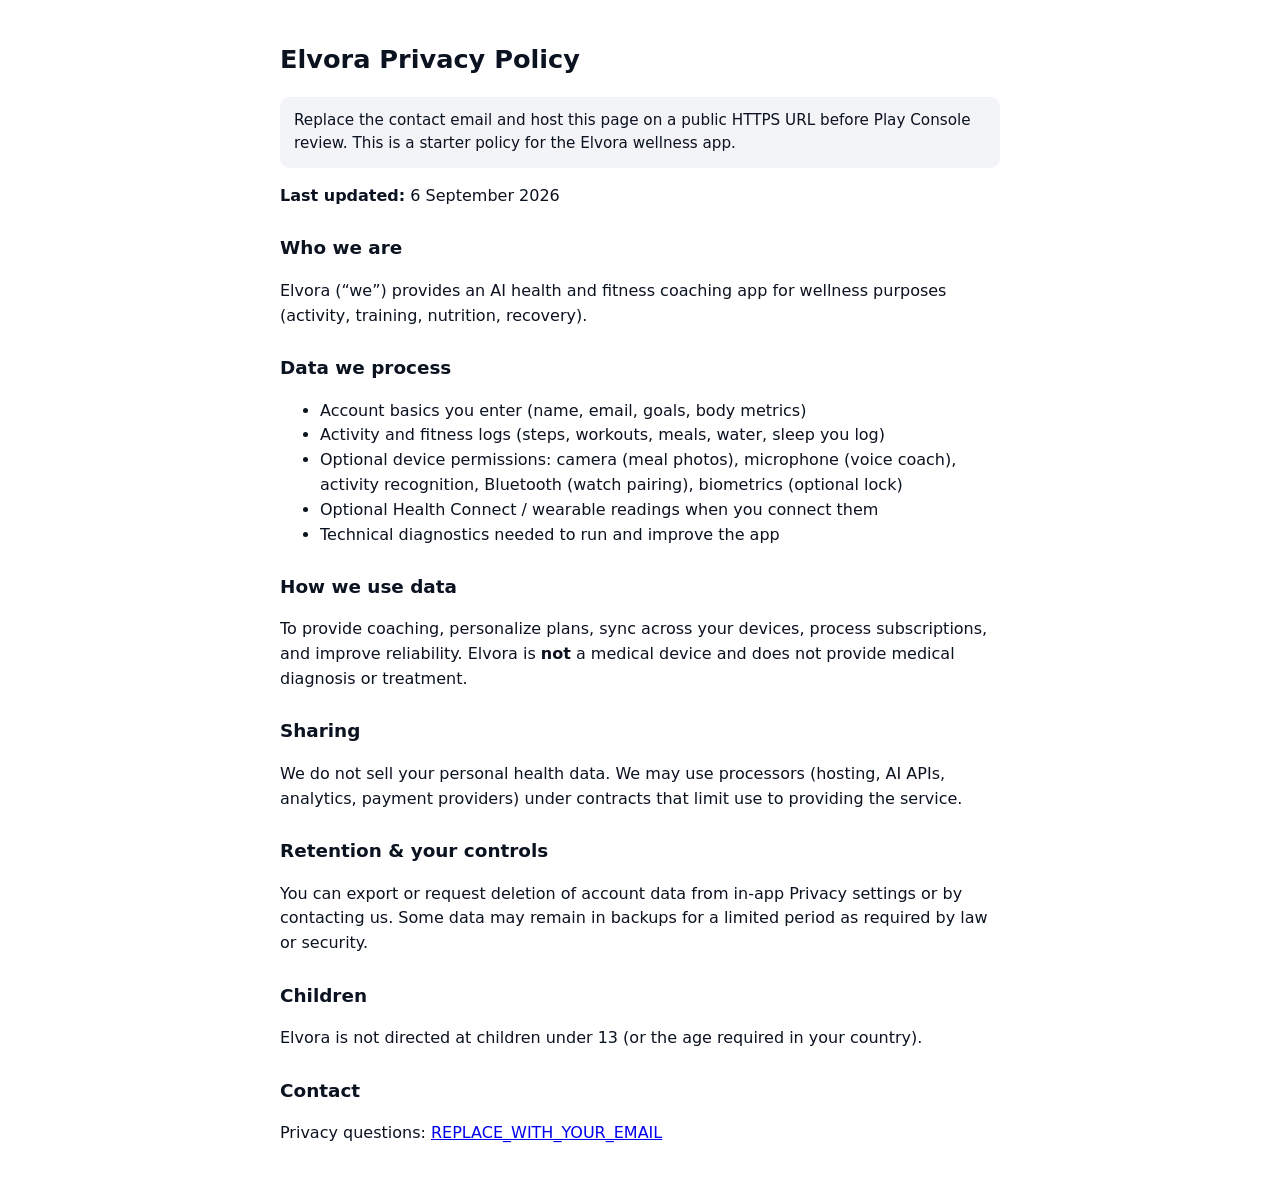
<file: docs/privacy_policy.html>
<!DOCTYPE html>
<html lang="en">
<head>
  <meta charset="UTF-8" />
  <meta name="viewport" content="width=device-width, initial-scale=1" />
  <title>Elvora — Privacy Policy</title>
  <style>
    body { font-family: system-ui, sans-serif; max-width: 720px; margin: 40px auto; padding: 0 20px; line-height: 1.55; color: #0B1220; }
    h1 { font-size: 1.6rem; }
    h2 { font-size: 1.15rem; margin-top: 1.6rem; }
    .note { background: #F2F4F8; padding: 12px 14px; border-radius: 10px; font-size: 0.95rem; }
  </style>
</head>
<body>
  <h1>Elvora Privacy Policy</h1>
  <p class="note">Replace the contact email and host this page on a public HTTPS URL before Play Console review. This is a starter policy for the Elvora wellness app.</p>
  <p><strong>Last updated:</strong> 6 September 2026</p>

  <h2>Who we are</h2>
  <p>Elvora (“we”) provides an AI health and fitness coaching app for wellness purposes (activity, training, nutrition, recovery).</p>

  <h2>Data we process</h2>
  <ul>
    <li>Account basics you enter (name, email, goals, body metrics)</li>
    <li>Activity and fitness logs (steps, workouts, meals, water, sleep you log)</li>
    <li>Optional device permissions: camera (meal photos), microphone (voice coach), activity recognition, Bluetooth (watch pairing), biometrics (optional lock)</li>
    <li>Optional Health Connect / wearable readings when you connect them</li>
    <li>Technical diagnostics needed to run and improve the app</li>
  </ul>

  <h2>How we use data</h2>
  <p>To provide coaching, personalize plans, sync across your devices, process subscriptions, and improve reliability. Elvora is <strong>not</strong> a medical device and does not provide medical diagnosis or treatment.</p>

  <h2>Sharing</h2>
  <p>We do not sell your personal health data. We may use processors (hosting, AI APIs, analytics, payment providers) under contracts that limit use to providing the service.</p>

  <h2>Retention &amp; your controls</h2>
  <p>You can export or request deletion of account data from in-app Privacy settings or by contacting us. Some data may remain in backups for a limited period as required by law or security.</p>

  <h2>Children</h2>
  <p>Elvora is not directed at children under 13 (or the age required in your country).</p>

  <h2>Contact</h2>
  <p>Privacy questions: <a href="mailto:REPLACE_WITH_YOUR_EMAIL">REPLACE_WITH_YOUR_EMAIL</a></p>
</body>
</html>
</file>
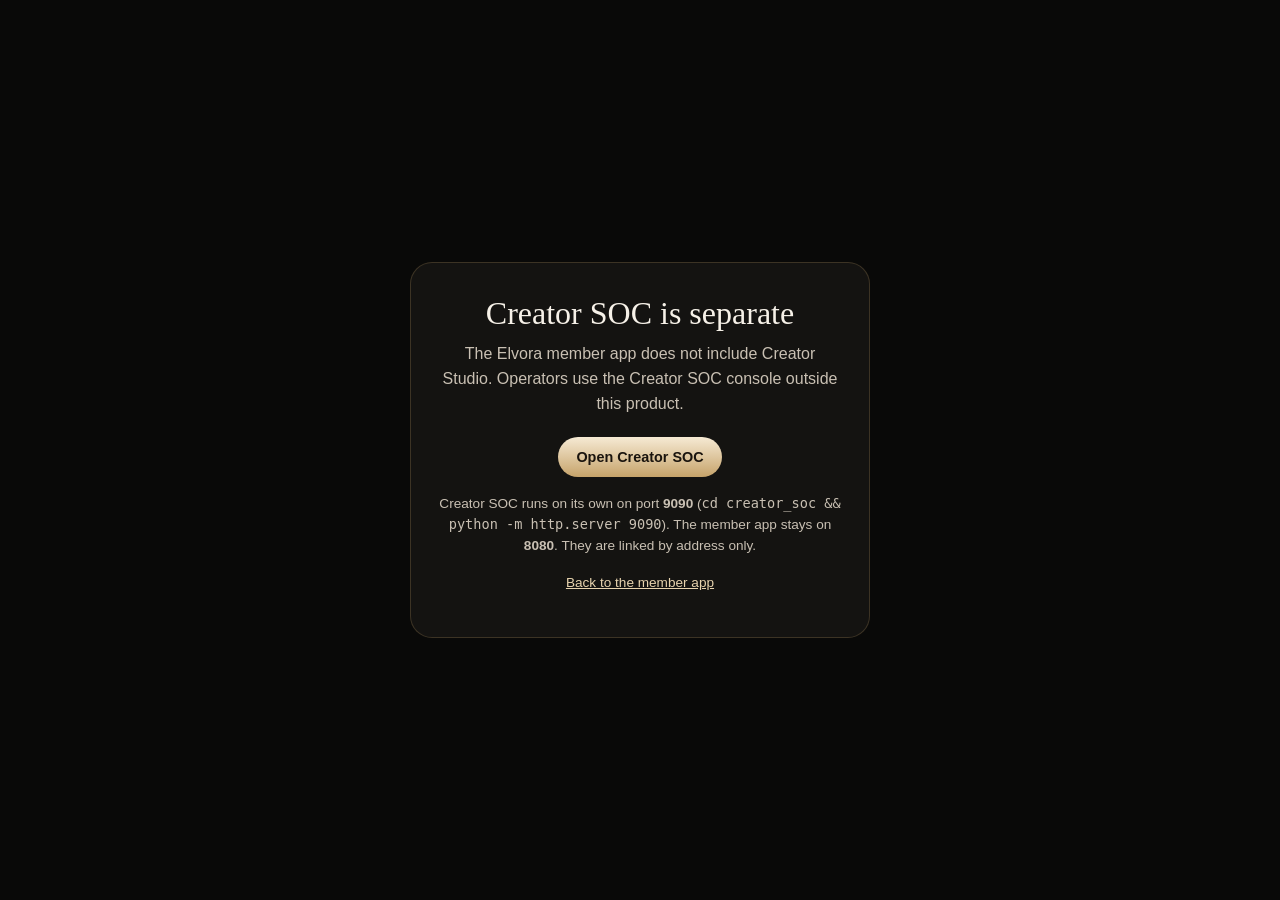
<file: web/studio.html>
<!DOCTYPE html>
<html lang="en">
<head>
  <meta charset="UTF-8">
  <meta name="viewport" content="width=device-width, initial-scale=1">
  <meta name="theme-color" content="#090908">
  <title>Elvora · Creator SOC</title>
  <style>
    * { box-sizing: border-box; }
    body {
      margin: 0;
      min-height: 100vh;
      display: grid;
      place-items: center;
      font-family: "Segoe UI", "Avenir Next", sans-serif;
      background: #090908;
      color: #f6f1e8;
      padding: 24px;
    }
    .card {
      max-width: 460px;
      background: #141311;
      border: 1px solid rgba(198,163,106,0.22);
      border-radius: 22px;
      padding: 32px 28px;
      text-align: center;
    }
    h1 {
      margin: 0 0 10px;
      font-family: Palatino, Georgia, serif;
      font-weight: 500;
      font-size: 2rem;
    }
    p { margin: 0 0 12px; color: #c9c0b3; line-height: 1.55; font-weight: 300; }
    a.btn {
      display: inline-block;
      margin-top: 8px;
      color: #1a140e;
      background: linear-gradient(180deg, #f6ead4, #c6a36a);
      text-decoration: none;
      font-weight: 600;
      font-size: 0.9rem;
      padding: 12px 18px;
      border-radius: 999px;
    }
    .note { font-size: 0.85rem; margin-top: 16px; }
    .quiet { color: #e7d3ae; }
  </style>
</head>
<body>
  <main class="card">
    <h1>Creator SOC is separate</h1>
    <p>The Elvora member app does not include Creator Studio. Operators use the Creator SOC console outside this product.</p>
    <a class="btn" href="http://localhost:9090">Open Creator SOC</a>
    <p class="note">
      Creator SOC runs on its own on port <strong>9090</strong>
      (<code>cd creator_soc && python -m http.server 9090</code>).
      The member app stays on <strong>8080</strong>. They are linked by address only.
    </p>
    <p class="note"><a class="quiet" href="/">Back to the member app</a></p>
  </main>
</body>
</html>
</file>
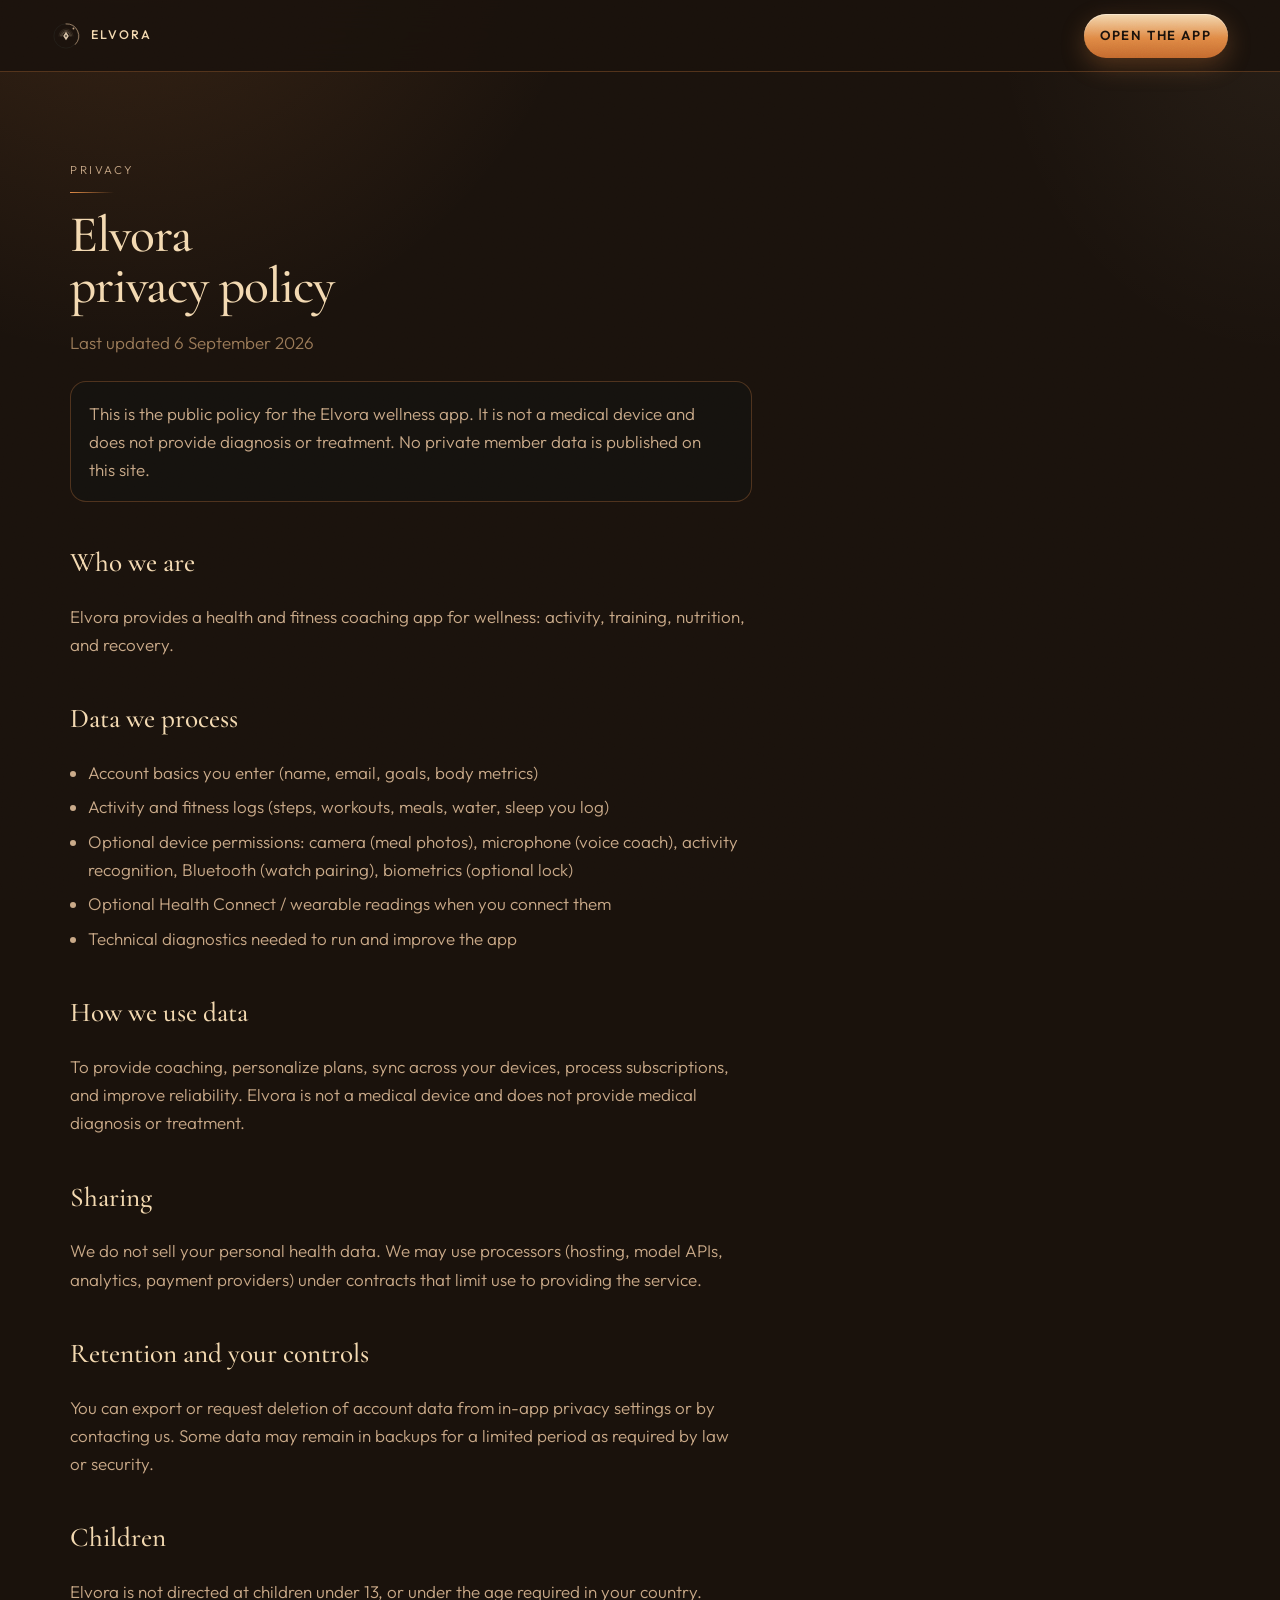
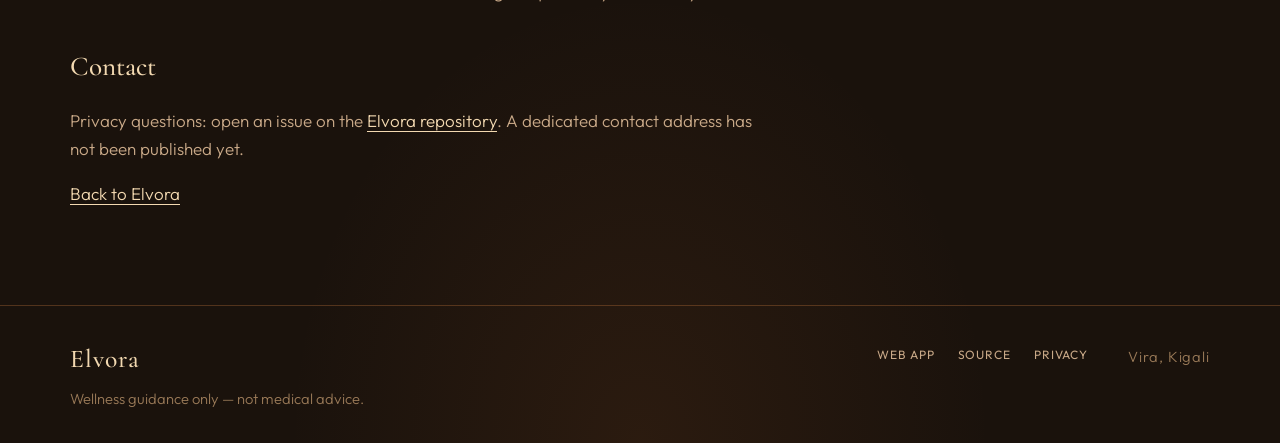
<file: website/privacy.html>
<!DOCTYPE html>
<html lang="en">
<head>
  <meta charset="utf-8">
  <meta name="viewport" content="width=device-width, initial-scale=1, viewport-fit=cover">
  <title>Privacy — Elvora</title>
  <meta name="description" content="How Elvora handles account, fitness, and nutrition data. Wellness guidance only — not a medical device.">
  <meta name="theme-color" content="#0C0C0B">
  <meta name="referrer" content="strict-origin-when-cross-origin">
  <link rel="canonical" href="https://arnold-rg.github.io/elvora/privacy.html">
  <link rel="icon" href="assets/branding/favicon.svg" type="image/svg+xml">
  <meta property="og:title" content="Privacy — Elvora">
  <meta property="og:description" content="How Elvora handles account, fitness, and nutrition data.">
  <meta property="og:url" content="https://arnold-rg.github.io/elvora/privacy.html">
  <meta property="og:type" content="article">
  <meta property="og:image" content="https://arnold-rg.github.io/elvora/assets/og.png">
  <link rel="preconnect" href="https://fonts.googleapis.com">
  <link rel="preconnect" href="https://fonts.gstatic.com" crossorigin>
  <link href="https://fonts.googleapis.com/css2?family=Cormorant+Garamond:ital,wght@0,500;0,600;1,500&family=Outfit:wght@300;400;500;600&display=swap" rel="stylesheet">
  <link rel="stylesheet" href="assets/vira/vira-base.css">
  <link rel="stylesheet" href="assets/css/styles.css">
</head>
<body>
  <a class="skip" href="#content">Skip to content</a>
  <header class="bar">
    <a class="brand" href="index.html">
      <img src="assets/branding/coach-mark.svg" alt="" width="28" height="28">
      <span class="brand__name">Elvora</span>
    </a>
    <a class="bar__open" href="app/">
      <span class="wide">Open the app</span>
      <span class="short">Open</span>
    </a>
  </header>
  <main id="content">
    <article class="wrap doc">
      <p class="kicker">Privacy</p>
      <h1>Elvora privacy policy</h1>
      <p class="updated">Last updated 6 September 2026</p>
      <p class="note">
        This is the public policy for the Elvora wellness app. It is not a medical device and does not provide diagnosis or treatment.
        No private member data is published on this site.
      </p>

      <h2>Who we are</h2>
      <p>Elvora provides a health and fitness coaching app for wellness: activity, training, nutrition, and recovery.</p>

      <h2>Data we process</h2>
      <ul>
        <li>Account basics you enter (name, email, goals, body metrics)</li>
        <li>Activity and fitness logs (steps, workouts, meals, water, sleep you log)</li>
        <li>Optional device permissions: camera (meal photos), microphone (voice coach), activity recognition, Bluetooth (watch pairing), biometrics (optional lock)</li>
        <li>Optional Health Connect / wearable readings when you connect them</li>
        <li>Technical diagnostics needed to run and improve the app</li>
      </ul>

      <h2>How we use data</h2>
      <p>To provide coaching, personalize plans, sync across your devices, process subscriptions, and improve reliability. Elvora is not a medical device and does not provide medical diagnosis or treatment.</p>

      <h2>Sharing</h2>
      <p>We do not sell your personal health data. We may use processors (hosting, model APIs, analytics, payment providers) under contracts that limit use to providing the service.</p>

      <h2>Retention and your controls</h2>
      <p>You can export or request deletion of account data from in-app privacy settings or by contacting us. Some data may remain in backups for a limited period as required by law or security.</p>

      <h2>Children</h2>
      <p>Elvora is not directed at children under 13, or under the age required in your country.</p>

      <h2>Contact</h2>
      <p>Privacy questions: open an issue on the <a href="https://github.com/Arnold-RG/elvora">Elvora repository</a>. A dedicated contact address has not been published yet.</p>
      <p><a href="index.html">Back to Elvora</a></p>
    </article>
  </main>
  <footer class="foot">
    <div class="wrap foot__grid">
      <div>
        <p class="foot__name">Elvora</p>
        <p class="foot__note">Wellness guidance only — not medical advice.</p>
      </div>
      <nav class="foot__nav" aria-label="Footer">
        <a href="app/">Web app</a>
        <a href="https://github.com/Arnold-RG/elvora">Source</a>
        <a href="privacy.html">Privacy</a>
      </nav>
      <p class="foot__place">Vira, Kigali</p>
    </div>
  </footer>
</body>
</html>
</file>
<file: app/css/app.css>
/* Elvora web app — mobile-first, dark glass. No inline styles (strict CSP). */
:root {
  --bg: #04050a;
  --bg-2: #0a0d18;
  --surface: rgba(255, 255, 255, 0.045);
  --surface-2: rgba(255, 255, 255, 0.075);
  --line: rgba(255, 255, 255, 0.09);
  --line-2: rgba(255, 255, 255, 0.16);
  --text: #eef3ff;
  --muted: #98a3bb;
  --cyan: #6fe6ff;
  --blue: #3f8cff;
  --violet: #a78bfa;
  --teal: #34d6c4;
  --danger: #ff7a8a;
  --radius: 22px;
  --radius-sm: 14px;
  --nav-h: 68px;
  --safe-b: env(safe-area-inset-bottom, 0px);
  --safe-t: env(safe-area-inset-top, 0px);
  --ease: cubic-bezier(.2, .8, .2, 1);
  --font: -apple-system, BlinkMacSystemFont, "SF Pro Text", "Segoe UI", Roboto, "Helvetica Neue", Arial, sans-serif;
  color-scheme: dark;
}

*, *::before, *::after { box-sizing: border-box; }
html { -webkit-text-size-adjust: 100%; background: var(--bg); scroll-padding-bottom: calc(var(--nav-h) + var(--safe-b) + 16px); }
body {
  margin: 0;
  min-height: 100vh;
  min-height: 100dvh;
  font: 16px/1.5 var(--font);
  color: var(--text);
  background:
    radial-gradient(120% 60% at 50% -10%, rgba(63, 140, 255, 0.16), transparent 60%),
    radial-gradient(80% 50% at 100% 100%, rgba(167, 139, 250, 0.10), transparent 60%),
    var(--bg);
  background-attachment: fixed;
  overflow-x: hidden;
  -webkit-tap-highlight-color: transparent;
}
button, input, select { font: inherit; color: inherit; }
button { cursor: pointer; }
a { color: var(--cyan); }
[hidden] { display: none !important; }
.sprite { position: absolute; width: 0; height: 0; overflow: hidden; }
.sr-only { position: absolute !important; width: 1px; height: 1px; padding: 0; margin: -1px; overflow: hidden; clip: rect(0 0 0 0); white-space: nowrap; border: 0; }
.ic { width: 22px; height: 22px; fill: none; stroke: currentColor; stroke-width: 1.7; stroke-linecap: round; stroke-linejoin: round; flex: none; }
:focus-visible { outline: 2px solid var(--cyan); outline-offset: 3px; border-radius: 10px; }

/* ---------- shell ---------- */
.app { max-width: 560px; margin: 0 auto; min-height: 100dvh; position: relative; }
.topbar {
  position: sticky; top: 0; z-index: 20; isolation: isolate;
  display: flex; align-items: center; justify-content: space-between;
  padding: calc(var(--safe-t) + 10px) 20px 10px;
}
.topbar::before {
  content: ""; position: absolute; z-index: -1; top: 0; bottom: 0; left: 50%; width: 100vw; transform: translateX(-50%);
  background: linear-gradient(to bottom, rgba(4, 5, 10, 0.9), rgba(4, 5, 10, 0.55) 75%, rgba(4, 5, 10, 0));
  backdrop-filter: blur(10px); -webkit-backdrop-filter: blur(10px);
  -webkit-mask-image: linear-gradient(to bottom, #000 70%, transparent); mask-image: linear-gradient(to bottom, #000 70%, transparent);
}
.brand { display: flex; align-items: center; gap: 10px; font-weight: 650; letter-spacing: .02em; }
.brand-mark {
  width: 22px; height: 22px; border-radius: 50%;
  background: radial-gradient(circle at 35% 30%, rgba(167,139,250,.9), rgba(52,214,196,.35) 45%, #050814 70%);
  box-shadow: 0 0 0 1.5px rgba(111, 230, 255, .85), 0 0 12px rgba(63, 140, 255, .65);
}
.brand-name { font-size: 17px; }

.main {
  padding: 4px 18px calc(var(--nav-h) + var(--safe-b) + 40px);
  outline: none;
}
.view { animation: viewIn .38s var(--ease); }
@keyframes viewIn { from { opacity: 0; transform: translateY(8px); } to { opacity: 1; transform: none; } }

.eyebrow { margin: 6px 0 2px; color: var(--muted); font-size: 13px; letter-spacing: .08em; text-transform: uppercase; }
.title { margin: 0 0 18px; font-size: clamp(26px, 7.2vw, 34px); line-height: 1.15; font-weight: 700; letter-spacing: -.02em; }
h2 { font-size: 17px; margin: 0; font-weight: 650; display: flex; align-items: center; gap: 8px; }
h3 { font-size: 14px; margin: 0; font-weight: 600; color: var(--muted); }
.muted { color: var(--muted); }
.small { font-size: 13.5px; }
.big { font-size: 26px; font-weight: 700; margin: 4px 0; letter-spacing: -.01em; font-variant-numeric: tabular-nums; }
.hint { color: var(--muted); font-size: 14px; margin: 14px 0 0; }

/* ---------- cards ---------- */
.card {
  background: var(--surface);
  border: 1px solid var(--line);
  border-radius: var(--radius);
  padding: 18px;
  margin: 0 0 14px;
  backdrop-filter: blur(14px); -webkit-backdrop-filter: blur(14px);
}
.card-head { display: flex; align-items: center; justify-content: space-between; gap: 12px; margin-bottom: 12px; }
.grid2 { display: grid; grid-template-columns: 1fr 1fr; gap: 14px; }
.grid2 .card { margin: 0 0 14px; }
.mini-card { padding: 16px; }
.mini-card .mini-ic { color: var(--cyan); margin-bottom: 4px; }
.mini-card p { margin: 2px 0 0; }
.empty-card { display: flex; gap: 14px; align-items: flex-start; }
.empty-card > .ic { color: var(--violet); margin-top: 2px; }
.empty-card p { margin: 6px 0 0; }

.ask-card {
  width: 100%; display: flex; align-items: center; gap: 14px;
  padding: 14px 16px; margin: 0 0 14px;
  border-radius: var(--radius); text-align: left;
  border: 1px solid rgba(111, 230, 255, .22);
  background: linear-gradient(120deg, rgba(63, 140, 255, .14), rgba(167, 139, 250, .10) 60%, rgba(52, 214, 196, .08));
  transition: transform .18s var(--ease), border-color .2s;
}
.ask-card:active { transform: scale(.98); }
.ask-orb { width: 56px; height: 56px; flex: none; }
.ask-text { display: flex; flex-direction: column; flex: 1; min-width: 0; }
.ask-text strong { font-size: 17px; }
.ask-text span { color: var(--muted); font-size: 14px; }
.ask-go { color: var(--muted); }

/* rings */
.rings { display: grid; grid-template-columns: repeat(3, 1fr); gap: 8px; }
.ring { display: flex; flex-direction: column; align-items: center; text-align: center; gap: 6px; min-width: 0; }
.ring svg { width: 100%; max-width: 92px; aspect-ratio: 1; transform: rotate(-90deg); display: block; }
.ring circle { fill: none; stroke-width: 8; }
.ring .track { stroke: rgba(255, 255, 255, .07); }
.ring .val { stroke-linecap: round; transition: stroke-dashoffset .8s var(--ease); }
.ring.kcal .val { stroke: var(--cyan); }
.ring.protein .val { stroke: var(--violet); }
.ring.water .val { stroke: var(--teal); }
.ring-num { font-weight: 700; font-size: 17px; line-height: 1.1; font-variant-numeric: tabular-nums; color: var(--text); }
.ring-lbl { color: var(--muted); font-size: 12.5px; }
.ring-wrap { position: relative; width: 100%; display: grid; place-items: center; }
.ring-center { position: absolute; inset: 0; display: flex; flex-direction: column; align-items: center; justify-content: center; font-size: 11.5px; color: var(--muted); }

/* list */
.list { list-style: none; margin: 0; padding: 0; }
.list li { display: flex; align-items: center; gap: 12px; padding: 12px 0; border-top: 1px solid var(--line); }
.list li:first-child { border-top: 0; }
.list .meal-name { flex: 1; min-width: 0; overflow-wrap: anywhere; }
.list .meal-meta { color: var(--muted); font-size: 13.5px; font-variant-numeric: tabular-nums; white-space: nowrap; }
.list .empty { color: var(--muted); font-size: 14.5px; display: block; border: 0; padding: 6px 0; }
.total { margin: 10px 0 0; color: var(--muted); font-size: 14px; }

/* buttons */
.btn {
  min-height: 48px; padding: 0 22px; border: 0; border-radius: 16px; font-weight: 650;
  color: #021018;
  background: linear-gradient(135deg, var(--cyan), #8fb6ff 55%, var(--violet));
  box-shadow: 0 6px 24px rgba(63, 140, 255, .28);
  transition: transform .15s var(--ease), filter .2s;
}
.btn:active { transform: scale(.97); }
.btn.wide { width: 100%; margin-top: 8px; }
.chip {
  display: inline-flex; align-items: center; gap: 6px;
  min-height: 44px; padding: 0 14px; border-radius: 999px;
  border: 1px solid var(--line-2); background: var(--surface-2);
  font-size: 14px; font-weight: 600;
  transition: transform .15s var(--ease), background .2s;
}
.chip .ic { width: 18px; height: 18px; }
.chip:active { transform: scale(.96); }
.chip.ghost { background: transparent; }
.chip.danger { color: var(--danger); border-color: rgba(255, 122, 138, .35); }
.link { background: none; border: 0; padding: 10px 4px; margin: -10px -4px; color: var(--cyan); font-weight: 600; font-size: 14px; min-height: 44px; }
.link.inline { padding: 0; margin: 0; min-height: 0; font-size: inherit; text-decoration: underline; text-underline-offset: 3px; }
.icon-btn {
  width: 48px; height: 48px; flex: none; display: grid; place-items: center;
  border: 0; border-radius: 16px;
  background: linear-gradient(135deg, var(--cyan), var(--violet)); color: #041018;
  transition: transform .15s var(--ease);
}
.icon-btn:active { transform: scale(.94); }
.icon-btn.ghost { background: var(--surface-2); color: var(--text); }
.row-btns { display: flex; flex-wrap: wrap; gap: 10px; margin-top: 14px; }

/* bar */
.bar { height: 8px; border-radius: 99px; background: rgba(255,255,255,.07); overflow: hidden; }
.bar span { display: block; height: 100%; width: 0; border-radius: inherit; background: linear-gradient(90deg, var(--teal), var(--cyan)); transition: width .6s var(--ease); }

/* days */
.days { display: grid; grid-template-columns: repeat(7, 1fr); gap: 6px; margin: 0 0 14px; }
.day {
  min-height: 60px; border-radius: 16px; border: 1px solid var(--line); background: var(--surface);
  display: flex; flex-direction: column; align-items: center; justify-content: center; gap: 2px; padding: 6px 0;
  transition: background .2s, border-color .2s, transform .15s var(--ease);
}
.day:active { transform: scale(.95); }
.day small { color: var(--muted); font-size: 11.5px; text-transform: uppercase; letter-spacing: .04em; }
.day b { font-size: 16px; }
.day[aria-selected="true"] { background: linear-gradient(160deg, rgba(111,230,255,.22), rgba(167,139,250,.18)); border-color: rgba(111,230,255,.5); }
.day .dot { width: 5px; height: 5px; border-radius: 50%; background: transparent; }
.day.has .dot { background: var(--cyan); }

/* forms */
label { display: flex; flex-direction: column; gap: 6px; font-size: 14px; color: var(--muted); }
input, select {
  width: 100%; min-height: 48px; padding: 0 14px;
  border-radius: 14px; border: 1px solid var(--line-2); background: rgba(255, 255, 255, .04);
  color: var(--text); font-size: 16px;
}
select { appearance: none; background-image: linear-gradient(45deg, transparent 50%, var(--muted) 50%), linear-gradient(135deg, var(--muted) 50%, transparent 50%); background-position: calc(100% - 20px) 50%, calc(100% - 15px) 50%; background-size: 5px 5px; background-repeat: no-repeat; padding-right: 36px; }
select option { background: #0b0f1c; }
input:focus, select:focus { outline: none; border-color: var(--cyan); box-shadow: 0 0 0 3px rgba(111, 230, 255, .18); }
.form h2 { margin-bottom: 12px; }
.fields { display: grid; grid-template-columns: 1fr 1fr; gap: 12px; }
.fields label:first-child, .fields label:nth-child(6), .fields label:nth-child(7) { grid-column: 1 / -1; }
.field-row { display: flex; gap: 10px; align-items: flex-end; }
.field-row input { flex: 1; }
.field-row.two { display: grid; grid-template-columns: 1fr 1fr; }
.inline-form label { margin-bottom: 8px; }
.saved { min-height: 1.4em; margin: 8px 0 0; }
.targets { display: grid; grid-template-columns: 1fr 1fr; gap: 10px; margin: 12px 0; }
.targets div { background: rgba(255,255,255,.035); border: 1px solid var(--line); border-radius: 14px; padding: 10px 12px; }
.targets dt { color: var(--muted); font-size: 12.5px; }
.targets dd { margin: 2px 0 0; font-weight: 700; font-size: 18px; font-variant-numeric: tabular-nums; }
.toggle { flex-direction: row; align-items: center; justify-content: space-between; min-height: 52px; color: var(--text); font-size: 15px; cursor: pointer; border-top: 1px solid var(--line); }
.toggle:first-of-type { border-top: 0; }
.toggle input { position: absolute; opacity: 0; width: 1px; height: 1px; }
.switch { width: 50px; height: 30px; border-radius: 99px; background: rgba(255,255,255,.14); position: relative; transition: background .25s; flex: none; }
.switch::after { content: ""; position: absolute; top: 3px; left: 3px; width: 24px; height: 24px; border-radius: 50%; background: #fff; transition: transform .25s var(--ease); }
.toggle input:checked + .switch { background: linear-gradient(135deg, var(--cyan), var(--violet)); }
.toggle input:checked + .switch::after { transform: translateX(20px); }
.toggle input:focus-visible + .switch { outline: 2px solid var(--cyan); outline-offset: 3px; }
.bullets { margin: 12px 0 0; padding-left: 20px; color: #c9d2e6; font-size: 14.5px; }
.bullets li { margin: 6px 0; }
.foot { text-align: center; margin: 24px 0 8px; }

/* ---------- voice ---------- */
.view-voice {
  display: flex; flex-direction: column;
  min-height: calc(100dvh - var(--nav-h) - var(--safe-b) - 110px);
}
.stage { flex: 1; display: flex; flex-direction: column; align-items: center; justify-content: center; text-align: center; gap: 10px; padding: 8px 0 4px; }
.orb-stage {
  --orb: min(76vw, 44dvh, 380px);
  width: var(--orb); height: var(--orb);
  border: 0; padding: 0; background: none; border-radius: 50%;
  position: relative; display: block;
  transition: transform .4s var(--ease);
}
.orb-stage:active { transform: scale(.97); }
.state-label { margin: 6px 0 0; font-size: 18px; font-weight: 650; letter-spacing: .01em; min-height: 1.5em; }
.state-label::before { content: ""; display: inline-block; width: 8px; height: 8px; border-radius: 50%; margin: 0 8px 2px 0; vertical-align: middle; background: var(--muted); transition: background .3s, box-shadow .3s; }
.view-voice[data-state="listening"] .state-label::before { background: var(--cyan); box-shadow: 0 0 10px var(--cyan); }
.view-voice[data-state="thinking"] .state-label::before { background: var(--blue); box-shadow: 0 0 10px var(--blue); }
.view-voice[data-state="speaking"] .state-label::before { background: var(--violet); box-shadow: 0 0 10px var(--violet); }
.stage-text { display: flex; flex-direction: column; align-items: center; gap: 8px; width: 100%; }
.transcript { margin: 0; min-height: 1.4em; color: var(--muted); font-size: 15px; max-width: 34ch; }
.reply { position: relative; max-width: 36ch; font-size: 16px; line-height: 1.55; color: #dfe6f6; white-space: pre-line; max-height: calc(1.55em * 6 + 24px); overflow-y: auto; overscroll-behavior: contain; scrollbar-width: none; }
.reply::-webkit-scrollbar { display: none; }
/* short portrait phones: keep orb, reply and the type box above the tab bar without scrolling */
@media (max-height: 720px) and (orientation: portrait) {
  .orb-stage { --orb: min(70vw, 34dvh, 380px); }
  .reply { max-height: calc(1.55em * 4 + 20px); }
  .view-voice .fine { display: none; }
}
.reply .w { opacity: .25; transition: opacity .25s; }
.reply .w.on { opacity: 1; }
.notice { margin: 4px 0 0; padding: 10px 14px; border-radius: 14px; background: rgba(255, 196, 92, .08); border: 1px solid rgba(255, 196, 92, .25); color: #ffd99a; font-size: 14px; max-width: 36ch; }
.voice-controls { padding-top: 8px; }
.ask-form { display: flex; gap: 10px; align-items: center; }
.ask-form input { border-radius: 16px; background: rgba(255,255,255,.05); }
.fine { text-align: center; color: var(--muted); font-size: 12.5px; margin: 10px 0 0; }

/* ---------- coach ---------- */
.chat { display: flex; flex-direction: column; gap: 10px; margin-bottom: 12px; }
.msg { max-width: 86%; padding: 11px 14px; border-radius: 18px; font-size: 15px; line-height: 1.5; white-space: pre-line; animation: msgIn .3s var(--ease); overflow-wrap: anywhere; }
@keyframes msgIn { from { opacity: 0; transform: translateY(6px) scale(.98); } to { opacity: 1; transform: none; } }
.msg.user { align-self: flex-end; background: linear-gradient(135deg, rgba(111,230,255,.22), rgba(167,139,250,.22)); border: 1px solid rgba(111,230,255,.25); border-bottom-right-radius: 6px; }
.msg.bot { align-self: flex-start; background: var(--surface-2); border: 1px solid var(--line); border-bottom-left-radius: 6px; }
.chat-empty { color: var(--muted); font-size: 15px; margin: 0 0 4px; }
.suggest { display: flex; gap: 8px; overflow-x: auto; padding: 2px 0 12px; scrollbar-width: none; }
.suggest::-webkit-scrollbar { display: none; }
.suggest .chip { white-space: nowrap; flex: none; }
.chat-form { position: sticky; bottom: calc(var(--nav-h) + var(--safe-b) + 24px); padding: 8px; margin: 0 -8px; border-radius: 22px; background: rgba(6, 8, 16, .72); backdrop-filter: blur(16px); -webkit-backdrop-filter: blur(16px); border: 1px solid var(--line); }

/* ---------- orb slots ---------- */
.orb-slot { position: relative; display: block; border-radius: 50%; }
.orb-slot canvas { position: absolute; inset: 0; width: 100%; height: 100%; display: block; }
.orb-css {
  position: absolute; inset: 6%; border-radius: 50%;
  background:
    radial-gradient(60% 45% at 30% 35%, rgba(167,139,250,.55), transparent 70%),
    radial-gradient(50% 40% at 70% 65%, rgba(52,214,196,.5), transparent 70%),
    radial-gradient(circle, #060a18 60%, #0b1a33 100%);
  box-shadow: 0 0 0 2px rgba(150, 235, 255, .9), 0 0 24px rgba(63,140,255,.75), inset 0 0 30px rgba(63,140,255,.45);
  animation: orbCss 6s linear infinite;
}
@keyframes orbCss { to { transform: rotate(360deg); } }

/* ---------- tab bar (style 06 · Center FAB, glass pill) ---------- */
.tabbar {
  position: fixed; z-index: 40;
  left: 0; right: 0; bottom: 0;
  padding: 0 12px calc(var(--safe-b) + 10px);
  pointer-events: none;
}
.tabbar::before { content: ""; position: absolute; inset: -30px 0 0; background: linear-gradient(to top, rgba(4,5,10,.9), rgba(4,5,10,0)); pointer-events: none; }
.tabbar-glass {
  pointer-events: auto;
  position: relative;
  max-width: 480px; margin: 0 auto; height: var(--nav-h);
  display: grid; grid-template-columns: repeat(5, 1fr); align-items: center;
  padding: 0 6px;
  border-radius: 26px;
  background: linear-gradient(180deg, rgba(34, 40, 60, .55), rgba(14, 17, 28, .62));
  border: 1px solid rgba(255, 255, 255, .13);
  box-shadow: 0 18px 40px rgba(0, 0, 0, .55), inset 0 1px 0 rgba(255, 255, 255, .14);
  backdrop-filter: blur(22px) saturate(170%); -webkit-backdrop-filter: blur(22px) saturate(170%);
}
.tab {
  position: relative; z-index: 1;
  min-width: 48px; min-height: 48px; height: 56px;
  display: flex; flex-direction: column; align-items: center; justify-content: center; gap: 3px;
  color: #8d97ad; text-decoration: none; font-size: 11px; font-weight: 600; letter-spacing: .02em;
  border-radius: 18px;
  transition: color .25s, transform .2s var(--ease);
}
.tab .ic { width: 23px; height: 23px; transition: transform .35s var(--ease); }
.tab:active { transform: scale(.9); }
.tab[aria-current="page"] { color: #fff; }
.tab[aria-current="page"] .ic { transform: translateY(-1px) scale(1.08); stroke: var(--cyan); }
.tab-indicator {
  position: absolute; z-index: 0; top: 6px; left: 0; height: 56px; width: 64px;
  border-radius: 18px;
  background: linear-gradient(180deg, rgba(111, 230, 255, .16), rgba(167, 139, 250, .10));
  border: 1px solid rgba(111, 230, 255, .22);
  transform: translateX(var(--ix, 0px));
  transition: transform .45s var(--ease), width .45s var(--ease), opacity .25s;
}
.tab-indicator::after { content: ""; position: absolute; left: 50%; bottom: -4px; width: 16px; height: 3px; margin-left: -8px; border-radius: 3px; background: var(--cyan); box-shadow: 0 0 8px var(--cyan); }
.tab-indicator.off { opacity: 0; }
.tab-fab { height: auto; gap: 2px; }
.fab-ring {
  width: 66px; height: 66px; margin-top: -34px; border-radius: 50%;
  display: grid; place-items: center;
  background: #03050b;
  box-shadow: 0 0 0 5px rgba(9, 12, 22, .9), 0 10px 26px rgba(0, 0, 0, .6), 0 0 26px rgba(63, 140, 255, .35);
  transition: transform .3s var(--ease), box-shadow .3s;
}
.fab-orb { width: 66px; height: 66px; }
.tab-fab:active .fab-ring { transform: scale(.92); }
.tab-fab[aria-current="page"] .fab-ring { box-shadow: 0 0 0 5px rgba(9, 12, 22, .9), 0 10px 26px rgba(0,0,0,.6), 0 0 34px rgba(111, 230, 255, .6); transform: translateY(-2px); }
.fab-label { font-size: 11px; }
.tab-fab[aria-current="page"] .fab-label { color: var(--cyan); }

/* ---------- sheet ---------- */
.sheet {
  border: 0; padding: 0; margin: auto auto 0; width: 100%; max-width: 560px;
  background: transparent; color: var(--text);
  max-height: 92dvh;
}
.sheet::backdrop { background: rgba(0, 0, 0, .55); backdrop-filter: blur(4px); }
.sheet[open] .sheet-body { animation: sheetUp .35s var(--ease); }
@keyframes sheetUp { from { transform: translateY(40px); opacity: 0; } to { transform: none; opacity: 1; } }
.sheet-body {
  display: flex; flex-direction: column; gap: 12px;
  padding: 10px 20px calc(var(--safe-b) + 20px);
  background: linear-gradient(180deg, #121726, #0a0d17);
  border: 1px solid var(--line-2); border-bottom: 0;
  border-radius: 26px 26px 0 0;
}
.sheet-grip { width: 40px; height: 5px; border-radius: 5px; background: rgba(255,255,255,.2); margin: 4px auto 6px; }
.sheet .card-head { margin-bottom: 0; }

.noscript { padding: 24px; text-align: center; }

/* ---------- landscape / short screens ---------- */
@media (orientation: landscape) and (max-height: 500px) {
  :root { --nav-h: 58px; }
  .topbar { padding-top: calc(var(--safe-t) + 6px); padding-bottom: 6px; }
  .tab { height: 48px; }
  .tab span:not(.fab-ring):not(.fab-orb) { font-size: 10px; }
  .tab-indicator { height: 48px; top: 4px; }
  .fab-ring, .fab-orb { width: 56px; height: 56px; }
  .fab-ring { margin-top: -26px; }
  .tabbar-glass { max-width: 440px; }
  .view-voice { min-height: 0; }
  .stage { flex-direction: row; text-align: left; justify-content: center; gap: 28px; padding-top: 0; }
  .orb-stage { --orb: min(38vw, 46dvh, 300px); flex: none; }
  .view-voice .fine { display: none; }
  .stage-text { align-items: flex-start; width: auto; flex: 1; max-width: 46ch; }
  .reply, .transcript, .notice { max-width: none; }
  .voice-controls { max-width: 560px; margin: 0 auto; width: 100%; }
  .title { font-size: 26px; }
  .main { padding-left: max(18px, env(safe-area-inset-left)); padding-right: max(18px, env(safe-area-inset-right)); }
}
@media (min-width: 700px) { .app { max-width: 600px; } }

@media (prefers-reduced-motion: reduce) {
  *, *::before, *::after { animation-duration: .001ms !important; animation-iteration-count: 1 !important; transition-duration: .001ms !important; }
}
html.reduce-motion *, html.reduce-motion *::before, html.reduce-motion *::after { animation-duration: .001ms !important; animation-iteration-count: 1 !important; transition-duration: .001ms !important; }

/* standalone document pages */
.doc { padding-top: calc(var(--safe-t) + 24px); padding-bottom: 48px; max-width: 640px; margin: 0 auto; }

/* ---------- v1.1 features ---------- */
.mt { margin-top: 12px; }
.streak { margin: -10px 0 16px; color: var(--muted); font-size: 14px; display: flex; align-items: center; gap: 8px; min-height: 1.4em; }
.streak b { color: #ffb86b; }
.section-title { font-size: 15px; color: var(--muted); text-transform: uppercase; letter-spacing: .08em; margin: 18px 2px 10px; }
.hub { display: grid; grid-template-columns: repeat(3, 1fr); gap: 10px; margin-bottom: 14px; }
.hub-tile {
  display: flex; flex-direction: column; gap: 4px; padding: 14px 12px; min-height: 104px;
  border-radius: 20px; border: 1px solid var(--line); background: var(--surface);
  color: var(--text); text-decoration: none; transition: transform .15s var(--ease), border-color .2s;
}
.hub-tile:active { transform: scale(.96); }
.hub-tile b { font-size: 14.5px; margin-top: 4px; }
.hub-tile small { color: var(--muted); font-size: 12px; line-height: 1.3; }
.hub-ic { width: 36px; height: 36px; border-radius: 12px; display: grid; place-items: center; }
.hub-ic .ic { width: 20px; height: 20px; }
.c1 { background: rgba(52,214,196,.14); color: var(--teal); }
.c2 { background: rgba(167,139,250,.16); color: var(--violet); }
.c3 { background: rgba(111,230,255,.14); color: var(--cyan); }
.c4 { background: rgba(255,122,138,.14); color: #ff9aa6; }
.c5 { background: rgba(63,140,255,.16); color: #8fb6ff; }
.c6 { background: rgba(255,184,107,.14); color: #ffb86b; }
.readiness-card { display: flex; gap: 16px; align-items: center; }
.readiness-card .score {
  width: 76px; height: 76px; flex: none; border-radius: 50%; display: grid; place-items: center;
  font-size: 26px; font-weight: 800; font-variant-numeric: tabular-nums;
  background: radial-gradient(circle at 50% 40%, rgba(111,230,255,.18), rgba(167,139,250,.08) 70%);
  border: 2px solid rgba(111,230,255,.55); box-shadow: 0 0 20px rgba(63,140,255,.25);
}
.readiness-card .score.empty { font-size: 20px; color: var(--muted); border-color: var(--line-2); box-shadow: none; }
.readiness-card h2 { margin-bottom: 2px; }
.readiness-card p { margin: 2px 0 0; }
.comps { display: grid; grid-template-columns: repeat(2, 1fr); gap: 6px 14px; margin-top: 10px; font-size: 13px; color: var(--muted); }
.comps b { color: var(--text); font-variant-numeric: tabular-nums; }
.back { display: inline-flex; align-items: center; gap: 4px; background: none; border: 0; color: var(--cyan); font-weight: 600; min-height: 44px; padding: 0 8px 0 0; margin: 0 0 4px -4px; }
.search { position: relative; margin-bottom: 10px; }
.search .ic { position: absolute; left: 14px; top: 50%; transform: translateY(-50%); color: var(--muted); }
.search input { padding-left: 44px; border-radius: 16px; }
.results:empty { display: none; }
.results { background: var(--surface); border: 1px solid var(--line); border-radius: var(--radius); padding: 0 14px; margin-bottom: 14px; }
.results li, .pick { cursor: pointer; }
.food-row { display: flex; flex-direction: column; flex: 1; min-width: 0; text-align: left; background: none; border: 0; padding: 0; min-height: 44px; justify-content: center; }
.food-row .meal-meta { white-space: normal; }
.form-grid { display: grid; grid-template-columns: 1fr 1fr; gap: 12px; }
.form-grid .span2, .form-grid h2 { grid-column: 1 / -1; }
.templates { display: grid; grid-template-columns: 1fr 1fr; gap: 10px; }
.tpl { text-align: left; padding: 12px; border-radius: 16px; border: 1px solid var(--line); background: rgba(255,255,255,.03); min-height: 72px; display: flex; flex-direction: column; gap: 2px; transition: transform .15s var(--ease); }
.tpl:active { transform: scale(.97); }
.tpl b { font-size: 14.5px; }
.tpl small { color: var(--muted); font-size: 12px; }
.ex { border-top: 1px solid var(--line); padding: 12px 0; }
.ex:first-of-type { border-top: 0; }
.ex-head { display: flex; align-items: center; justify-content: space-between; gap: 8px; }
.ex-head input { font-weight: 600; }
.set-row { display: grid; grid-template-columns: 28px 1fr 1fr 44px; gap: 8px; align-items: center; margin-top: 8px; }
.set-row .n { color: var(--muted); font-size: 13px; text-align: center; }
.set-row input { min-height: 44px; padding: 0 10px; }
.chart { width: 100%; height: auto; display: block; }
.chart .chart-lbl, .chart .chart-val { fill: var(--muted); font-size: 11px; font-family: var(--font); }
.chart .chart-val { fill: #cfd7ea; font-size: 10px; }
.chart .chart-goal { stroke: rgba(255,255,255,.35); stroke-dasharray: 4 4; stroke-width: 1.2; }
.range-val { float: right; color: var(--text); font-weight: 600; }
input[type="range"] { padding: 0; min-height: 44px; accent-color: var(--cyan); border: 0; background: none; box-shadow: none; }
.row-label { flex-direction: row; align-items: center; justify-content: space-between; gap: 12px; color: var(--text); font-size: 15px; padding: 4px 0 10px; }
.row-label select { width: auto; min-width: 140px; }
.field-row.three { display: grid; grid-template-columns: repeat(3, 1fr); gap: 8px; }
.field-row.three input { padding: 0 8px; }
.linkrow { width: 100%; background: none; border: 0; border-top: 1px solid var(--line); padding: 0; text-align: left; }
.toggle small { display: block; font-size: 12px; margin-top: 2px; }
.toggle > span:first-child { display: flex; flex-direction: column; }
.cite { margin: 4px 2px 0; }
.msg-src { align-self: flex-start; margin: -4px 0 0 6px; font-size: 11.5px; color: var(--muted); }
.reply-src { font-size: 12px; color: var(--muted); margin: 0; }
.toast {
  position: fixed; left: 50%; bottom: calc(var(--nav-h) + var(--safe-b) + 28px); z-index: 60;
  transform: translate(-50%, 20px); opacity: 0; pointer-events: none;
  padding: 10px 16px; border-radius: 14px; background: rgba(20, 26, 42, .95); border: 1px solid var(--line-2);
  font-size: 14px; transition: opacity .25s, transform .25s var(--ease); max-width: 90vw;
}
.toast.show { opacity: 1; transform: translate(-50%, 0); }
.list .actions { display: flex; gap: 4px; }
.sheet .form-grid { margin-top: 4px; }
.portion { display: flex; gap: 8px; flex-wrap: wrap; }
.macro-line { display: flex; gap: 14px; flex-wrap: wrap; font-size: 14px; color: var(--muted); }
.macro-line b { color: var(--text); }
@media (max-width: 370px) { .hub { grid-template-columns: repeat(2, 1fr); } }

/* Diary water card: compact so the whole day fits above the tab bar on 360x800 */
.water-card .card-head { margin-bottom: 8px; }
.water-card .big { margin: 0; }
.water-note { margin: 8px 0 0; }
.water-card .row-btns { flex-wrap: nowrap; gap: 8px; margin-top: 12px; }
.water-card .chip { flex: 1 1 0; min-width: 0; justify-content: center; padding: 0 8px; white-space: nowrap; }
.total:empty { display: none; }
#view-diary .title { margin-bottom: 12px; }
#view-diary .card { padding: 16px 18px; }
#view-diary .card-head { margin-bottom: 8px; }

/* skip link: hidden until focused with the keyboard */
.skip-link { position: fixed; z-index: 100; top: 8px; left: 8px; min-height: 44px; padding: 0 16px; border-radius: 12px;
  border: 1px solid var(--cyan); background: #0b1222; color: var(--text); font-weight: 650; box-shadow: 0 8px 24px rgba(0,0,0,.5);
  transform: translateY(-160%); transition: transform .15s var(--ease); }
.skip-link:focus, .skip-link:focus-visible { transform: none; outline: 2px solid var(--cyan); outline-offset: 2px; }
/* tap targets: inline text links at least 24px tall; standalone links 44px */
.link.inline { display: inline-flex; align-items: center; min-height: 24px; padding: 0 2px; margin: 0 -2px; vertical-align: baseline; }
.link.inline.tap, .tap-link { display: inline-flex; align-items: center; min-height: 44px; padding: 0 6px; margin: 0 -6px; }
.fine .link.inline.tap { vertical-align: middle; }

/* focus ring on the main content after "Skip to main content" */
#main:focus-visible, #main.skipped:focus { outline: 2px solid var(--cyan); outline-offset: -2px; border-radius: 12px; }
/* source citation link: at least 24px tall */
.cite-link { display: inline-flex; align-items: center; min-height: 24px; padding: 0 2px; margin: 0 -2px; vertical-align: baseline; }
</file>
<file: creator_soc/assets/style.css>
/* Elvora · Creator SOC — ops console styles */
:root {
  --bg: #0B1220;
  --bg-elevated: #111827;
  --bg-panel: #0F172A;
  --bg-hover: #1A2332;
  --border: #1E293B;
  --border-strong: #334155;
  --text: #F8FAFC;
  --text-muted: #94A3B8;
  --text-dim: #64748B;
  --accent: #22E38A;
  --accent-dim: rgba(34, 227, 138, 0.12);
  --accent-border: rgba(34, 227, 138, 0.35);
  --danger: #F87171;
  --danger-dim: rgba(248, 113, 113, 0.12);
  --warn: #FBBF24;
  --warn-dim: rgba(251, 191, 36, 0.12);
  --info: #60A5FA;
  --info-dim: rgba(96, 165, 250, 0.12);
  --radius: 8px;
  --font: "Segoe UI", system-ui, -apple-system, sans-serif;
  --mono: "Cascadia Code", "Consolas", "SF Mono", monospace;
  --sidebar-w: 220px;
  --topbar-h: 52px;
}

*,
*::before,
*::after {
  box-sizing: border-box;
  margin: 0;
  padding: 0;
}

html {
  font-size: 14px;
}

body {
  font-family: var(--font);
  background: var(--bg);
  color: var(--text);
  min-height: 100vh;
  line-height: 1.45;
  -webkit-font-smoothing: antialiased;
}

a {
  color: var(--accent);
  text-decoration: none;
}

a:hover {
  text-decoration: underline;
}

button {
  font-family: inherit;
  cursor: pointer;
  border: none;
  background: none;
  color: inherit;
}

input,
select,
textarea {
  font-family: inherit;
  font-size: 0.928rem;
  color: var(--text);
  background: var(--bg);
  border: 1px solid var(--border);
  border-radius: 6px;
  padding: 0.45rem 0.7rem;
  outline: none;
}

input:focus,
select:focus,
textarea:focus {
  border-color: var(--accent);
  box-shadow: 0 0 0 2px var(--accent-dim);
}

/* —— Layout —— */
.app {
  display: grid;
  grid-template-columns: var(--sidebar-w) 1fr;
  grid-template-rows: var(--topbar-h) 1fr auto;
  min-height: 100vh;
}

.topbar {
  grid-column: 1 / -1;
  display: flex;
  align-items: center;
  justify-content: space-between;
  padding: 0 1.25rem;
  background: var(--bg-elevated);
  border-bottom: 1px solid var(--border);
  z-index: 20;
}

.topbar-brand {
  display: flex;
  align-items: center;
  gap: 0.65rem;
  font-weight: 600;
  font-size: 0.95rem;
  letter-spacing: 0.01em;
}

.brand-mark {
  width: 22px;
  height: 22px;
  border-radius: 5px;
  background: var(--accent);
  display: grid;
  place-items: center;
  color: var(--bg);
  font-size: 0.7rem;
  font-weight: 800;
}

.brand-sep {
  color: var(--text-dim);
  font-weight: 400;
}

.topbar-right {
  display: flex;
  align-items: center;
  gap: 1rem;
}

.status-pill {
  display: inline-flex;
  align-items: center;
  gap: 0.4rem;
  font-size: 0.78rem;
  color: var(--text-muted);
  padding: 0.25rem 0.6rem;
  border-radius: 999px;
  border: 1px solid var(--border);
  background: var(--bg-panel);
}

.status-dot {
  width: 6px;
  height: 6px;
  border-radius: 50%;
  background: var(--accent);
  box-shadow: 0 0 0 2px var(--accent-dim);
}

.member-link {
  font-size: 0.85rem;
  font-weight: 500;
  color: var(--text);
  padding: 0.35rem 0.75rem;
  border-radius: 6px;
  border: 1px solid var(--border);
  background: var(--bg-panel);
  transition: border-color 0.15s, background 0.15s;
}

.member-link:hover {
  border-color: var(--accent-border);
  background: var(--accent-dim);
  text-decoration: none;
  color: var(--accent);
}

/* —— Sidebar —— */
.sidebar {
  background: var(--bg-panel);
  border-right: 1px solid var(--border);
  padding: 1rem 0.75rem;
  display: flex;
  flex-direction: column;
  gap: 0.15rem;
}

.nav-label {
  font-size: 0.65rem;
  text-transform: uppercase;
  letter-spacing: 0.08em;
  color: var(--text-dim);
  padding: 0.5rem 0.65rem 0.35rem;
  margin-top: 0.35rem;
}

.nav-item {
  display: flex;
  align-items: center;
  gap: 0.55rem;
  padding: 0.5rem 0.65rem;
  border-radius: 6px;
  font-size: 0.875rem;
  color: var(--text-muted);
  text-align: left;
  width: 100%;
  transition: background 0.12s, color 0.12s;
}

.nav-item:hover {
  background: var(--bg-hover);
  color: var(--text);
}

.nav-item.active {
  background: var(--accent-dim);
  color: var(--accent);
  font-weight: 550;
}

.nav-icon {
  width: 16px;
  text-align: center;
  opacity: 0.85;
  font-size: 0.8rem;
}

/* —— Main —— */
.main {
  padding: 1.25rem 1.5rem 2rem;
  overflow-y: auto;
  background: var(--bg);
}

.section {
  display: none;
}

.section.active {
  display: block;
}

.section-header {
  display: flex;
  align-items: flex-start;
  justify-content: space-between;
  gap: 1rem;
  margin-bottom: 1.15rem;
}

.section-header h1 {
  font-size: 1.25rem;
  font-weight: 600;
  letter-spacing: -0.01em;
}

.section-sub {
  color: var(--text-muted);
  font-size: 0.85rem;
  margin-top: 0.2rem;
}

.toolbar {
  display: flex;
  align-items: center;
  gap: 0.5rem;
  flex-wrap: wrap;
}

.btn {
  display: inline-flex;
  align-items: center;
  gap: 0.35rem;
  padding: 0.45rem 0.85rem;
  border-radius: 6px;
  font-size: 0.85rem;
  font-weight: 500;
  border: 1px solid var(--border);
  background: var(--bg-elevated);
  color: var(--text);
  transition: background 0.12s, border-color 0.12s;
}

.btn:hover {
  background: var(--bg-hover);
  border-color: var(--border-strong);
}

.btn-primary {
  background: var(--accent);
  color: var(--bg);
  border-color: var(--accent);
  font-weight: 600;
}

.btn-primary:hover {
  filter: brightness(1.05);
  background: var(--accent);
}

.btn-ghost {
  background: transparent;
}

/* —— KPI cards —— */
.kpi-grid {
  display: grid;
  grid-template-columns: repeat(4, 1fr);
  gap: 0.75rem;
  margin-bottom: 1.25rem;
}

.kpi-card {
  background: var(--bg-elevated);
  border: 1px solid var(--border);
  border-radius: var(--radius);
  padding: 0.9rem 1rem;
}

.kpi-label {
  font-size: 0.75rem;
  color: var(--text-muted);
  margin-bottom: 0.35rem;
}

.kpi-value {
  font-size: 1.45rem;
  font-weight: 650;
  letter-spacing: -0.02em;
  font-variant-numeric: tabular-nums;
}

.kpi-delta {
  font-size: 0.72rem;
  margin-top: 0.3rem;
  color: var(--text-dim);
}

.kpi-delta.up {
  color: var(--accent);
}

.kpi-delta.down {
  color: var(--danger);
}

/* —— Charts —— */
.charts-row {
  display: grid;
  grid-template-columns: 1.4fr 1fr 1fr;
  gap: 0.75rem;
  margin-bottom: 1.25rem;
}

.panel {
  background: var(--bg-elevated);
  border: 1px solid var(--border);
  border-radius: var(--radius);
  padding: 1rem;
}

.panel-title {
  font-size: 0.8rem;
  font-weight: 600;
  color: var(--text-muted);
  margin-bottom: 0.85rem;
  display: flex;
  justify-content: space-between;
  align-items: center;
}

.chart-bars {
  display: flex;
  align-items: flex-end;
  gap: 4px;
  height: 140px;
  padding-top: 0.5rem;
}

.bar-col {
  flex: 1;
  display: flex;
  flex-direction: column;
  align-items: center;
  height: 100%;
  justify-content: flex-end;
  gap: 4px;
}

.bar {
  width: 100%;
  max-width: 28px;
  background: var(--accent);
  border-radius: 3px 3px 0 0;
  min-height: 2px;
  opacity: 0.9;
  transition: height 0.4s ease;
}

.bar-label {
  font-size: 0.6rem;
  color: var(--text-dim);
  font-variant-numeric: tabular-nums;
}

.region-list {
  display: flex;
  flex-direction: column;
  gap: 0.55rem;
}

.region-row {
  display: grid;
  grid-template-columns: 72px 1fr 40px;
  align-items: center;
  gap: 0.5rem;
  font-size: 0.8rem;
}

.region-name {
  color: var(--text-muted);
}

.region-track {
  height: 6px;
  background: var(--bg);
  border-radius: 3px;
  overflow: hidden;
}

.region-fill {
  height: 100%;
  background: var(--accent);
  border-radius: 3px;
  opacity: 0.85;
}

.region-val {
  text-align: right;
  font-variant-numeric: tabular-nums;
  color: var(--text);
  font-size: 0.75rem;
}

.plan-mix {
  display: flex;
  flex-direction: column;
  gap: 0.75rem;
  justify-content: center;
  min-height: 140px;
}

.plan-row {
  display: flex;
  flex-direction: column;
  gap: 0.3rem;
}

.plan-meta {
  display: flex;
  justify-content: space-between;
  font-size: 0.8rem;
}

.plan-meta span:last-child {
  font-variant-numeric: tabular-nums;
  color: var(--text-muted);
}

.plan-track {
  height: 8px;
  background: var(--bg);
  border-radius: 4px;
  overflow: hidden;
}

.plan-fill {
  height: 100%;
  border-radius: 4px;
}

.plan-fill.free {
  background: var(--text-dim);
}

.plan-fill.pro {
  background: var(--info);
}

.plan-fill.ultra {
  background: var(--accent);
}

/* —— Live feed —— */
.feed-panel {
  margin-bottom: 0.5rem;
}

.feed-list {
  max-height: 280px;
  overflow-y: auto;
  display: flex;
  flex-direction: column;
  gap: 0;
}

.feed-item {
  display: grid;
  grid-template-columns: 70px 110px 1fr;
  gap: 0.75rem;
  padding: 0.55rem 0.25rem;
  border-bottom: 1px solid var(--border);
  font-size: 0.8rem;
  align-items: baseline;
}

.feed-item:last-child {
  border-bottom: none;
}

.feed-time {
  font-family: var(--mono);
  font-size: 0.72rem;
  color: var(--text-dim);
}

.feed-type {
  font-family: var(--mono);
  font-size: 0.7rem;
  padding: 0.12rem 0.4rem;
  border-radius: 4px;
  width: fit-content;
}

.feed-type.voice_turn {
  background: var(--info-dim);
  color: var(--info);
}

.feed-type.plate_scan {
  background: var(--accent-dim);
  color: var(--accent);
}

.feed-type.workout_complete {
  background: rgba(167, 139, 250, 0.12);
  color: #A78BFA;
}

.feed-type.subscribe {
  background: var(--warn-dim);
  color: var(--warn);
}

.feed-type.watch_pair {
  background: rgba(45, 212, 191, 0.12);
  color: #2DD4BF;
}

.feed-type.ai_error {
  background: var(--danger-dim);
  color: var(--danger);
}

.feed-msg {
  color: var(--text-muted);
}

.feed-msg strong {
  color: var(--text);
  font-weight: 550;
}

/* —— Tables —— */
.table-wrap {
  overflow-x: auto;
  border: 1px solid var(--border);
  border-radius: var(--radius);
  background: var(--bg-elevated);
}

table.data {
  width: 100%;
  border-collapse: collapse;
  font-size: 0.85rem;
}

table.data th {
  text-align: left;
  padding: 0.65rem 0.9rem;
  font-size: 0.72rem;
  text-transform: uppercase;
  letter-spacing: 0.04em;
  color: var(--text-dim);
  border-bottom: 1px solid var(--border);
  background: var(--bg-panel);
  font-weight: 600;
  white-space: nowrap;
}

table.data td {
  padding: 0.65rem 0.9rem;
  border-bottom: 1px solid var(--border);
  vertical-align: middle;
}

table.data tr:last-child td {
  border-bottom: none;
}

table.data tbody tr:hover td {
  background: var(--bg-hover);
}

.badge {
  display: inline-block;
  font-size: 0.7rem;
  font-weight: 600;
  padding: 0.15rem 0.45rem;
  border-radius: 4px;
}

.badge.free {
  background: rgba(100, 116, 139, 0.2);
  color: var(--text-muted);
}

.badge.pro {
  background: var(--info-dim);
  color: var(--info);
}

.badge.ultra {
  background: var(--accent-dim);
  color: var(--accent);
}

.badge.open {
  background: var(--danger-dim);
  color: var(--danger);
}

.badge.resolved {
  background: var(--accent-dim);
  color: var(--accent);
}

.badge.review {
  background: var(--warn-dim);
  color: var(--warn);
}

.search-input {
  min-width: 220px;
}

/* —— Stats grid (AI / Subs) —— */
.stats-grid {
  display: grid;
  grid-template-columns: repeat(3, 1fr);
  gap: 0.75rem;
  margin-bottom: 1.15rem;
}

.stat-card {
  background: var(--bg-elevated);
  border: 1px solid var(--border);
  border-radius: var(--radius);
  padding: 1rem;
}

.stat-card h3 {
  font-size: 0.75rem;
  color: var(--text-muted);
  font-weight: 500;
  margin-bottom: 0.4rem;
}

.stat-card .val {
  font-size: 1.35rem;
  font-weight: 650;
  font-variant-numeric: tabular-nums;
}

.stat-card .hint {
  font-size: 0.72rem;
  color: var(--text-dim);
  margin-top: 0.25rem;
}

/* —— Challenges form —— */
.form-grid {
  display: grid;
  grid-template-columns: 1fr 1fr;
  gap: 0.75rem;
  margin-bottom: 1rem;
}

.form-grid.full {
  grid-template-columns: 1fr;
}

.field label {
  display: block;
  font-size: 0.75rem;
  color: var(--text-muted);
  margin-bottom: 0.3rem;
}

.field input,
.field select,
.field textarea {
  width: 100%;
}

.field textarea {
  min-height: 72px;
  resize: vertical;
}

.form-actions {
  display: flex;
  gap: 0.5rem;
  margin-bottom: 1.25rem;
}

.empty-hint {
  color: var(--text-dim);
  font-size: 0.85rem;
  padding: 1.5rem;
  text-align: center;
}

/* —— Footer —— */
.footer {
  grid-column: 1 / -1;
  padding: 0.75rem 1.25rem;
  border-top: 1px solid var(--border);
  background: var(--bg-elevated);
  font-size: 0.75rem;
  color: var(--text-dim);
  text-align: center;
}

/* —— Responsive —— */
@media (max-width: 1100px) {
  .kpi-grid {
    grid-template-columns: repeat(2, 1fr);
  }

  .charts-row {
    grid-template-columns: 1fr;
  }

  .stats-grid {
    grid-template-columns: 1fr 1fr;
  }
}

@media (max-width: 800px) {
  .app {
    grid-template-columns: 1fr;
  }

  .sidebar {
    flex-direction: row;
    flex-wrap: wrap;
    border-right: none;
    border-bottom: 1px solid var(--border);
    padding: 0.5rem;
    gap: 0.25rem;
  }

  .nav-label {
    display: none;
  }

  .nav-item {
    padding: 0.4rem 0.55rem;
    font-size: 0.78rem;
  }

  .feed-item {
    grid-template-columns: 60px 1fr;
  }

  .feed-type {
    grid-column: 2;
  }

  .feed-msg {
    grid-column: 1 / -1;
  }
}
</file>
<file: website/assets/vira/vira-base.css>
/* Vira shared responsive + motion baseline (Jitter/Unsection/ScreensDesign inspired) */
:root {
  --arn-space-1: clamp(0.25rem, 0.4vw, 0.4rem);
  --arn-space-2: clamp(0.5rem, 1vw, 0.75rem);
  --arn-space-3: clamp(0.85rem, 1.6vw, 1.25rem);
  --arn-space-4: clamp(1.25rem, 2.5vw, 2rem);
  --arn-space-5: clamp(2rem, 4vw, 3.5rem);
  --arn-space-6: clamp(3rem, 7vw, 6rem);
  --arn-radius: clamp(12px, 1.5vw, 20px);
  --arn-touch: 44px;
  --arn-ease: cubic-bezier(0.22, 1, 0.36, 1);
  --arn-max: 1120px;
  --arn-safe-t: env(safe-area-inset-top, 0px);
  --arn-safe-r: env(safe-area-inset-right, 0px);
  --arn-safe-b: env(safe-area-inset-bottom, 0px);
  --arn-safe-l: env(safe-area-inset-left, 0px);
}

*,
*::before,
*::after { box-sizing: border-box; }

html {
  -webkit-text-size-adjust: 100%;
  text-size-adjust: 100%;
  scroll-behavior: smooth;
}

body {
  margin: 0;
  min-height: 100dvh;
  overflow-x: hidden;
  padding-left: var(--arn-safe-l);
  padding-right: var(--arn-safe-r);
}

img, video, svg, canvas {
  max-width: 100%;
  height: auto;
  display: block;
}

button, a, input, select, textarea {
  min-height: var(--arn-touch);
  font: inherit;
}

.arn-skip {
  position: absolute;
  left: -999px;
  top: 0;
  background: #111;
  color: #fff;
  padding: 0.75rem 1rem;
  z-index: 10000;
}
.arn-skip:focus { left: var(--arn-safe-l); top: var(--arn-safe-t); }

.arn-wrap {
  width: min(100% - 2 * var(--arn-space-3), var(--arn-max));
  margin-inline: auto;
}

.arn-hero {
  min-height: 100dvh;
  min-height: 100svh;
  display: grid;
  align-content: end;
  padding:
    calc(var(--arn-space-6) + var(--arn-safe-t))
    var(--arn-space-3)
    calc(var(--arn-space-5) + var(--arn-safe-b));
  position: relative;
  isolation: isolate;
  overflow: hidden;
}

.arn-hero::before {
  content: "";
  position: absolute;
  inset: 0;
  z-index: -2;
  background:
    radial-gradient(120% 80% at 80% 10%, color-mix(in srgb, var(--arn-accent, #3d9a68) 35%, transparent), transparent 55%),
    radial-gradient(90% 70% at 10% 90%, color-mix(in srgb, var(--arn-accent-2, #c9a227) 22%, transparent), transparent 50%),
    var(--arn-hero-bg, #071018);
}

.arn-hero::after {
  content: "";
  position: absolute;
  inset: 0;
  z-index: -1;
  opacity: 0.35;
  pointer-events: none;
  background-image: url("data:image/svg+xml,%3Csvg viewBox='0 0 200 200' xmlns='http://www.w3.org/2000/svg'%3E%3Cfilter id='n'%3E%3CfeTurbulence type='fractalNoise' baseFrequency='0.85' numOctaves='3' stitchTiles='stitch'/%3E%3C/filter%3E%3Crect width='100%25' height='100%25' filter='url(%23n)' opacity='0.55'/%3E%3C/svg%3E");
  mix-blend-mode: soft-light;
}

.arn-brand {
  font-size: clamp(0.75rem, 1.5vw, 0.9rem);
  letter-spacing: 0.14em;
  text-transform: uppercase;
  font-weight: 600;
  margin: 0 0 var(--arn-space-2);
}

.arn-h1 {
  font-size: clamp(2rem, 6.5vw, 4.25rem);
  line-height: 1.05;
  letter-spacing: -0.03em;
  margin: 0 0 var(--arn-space-3);
  max-width: 16ch;
}

.arn-lead {
  font-size: clamp(1rem, 2.2vw, 1.2rem);
  line-height: 1.55;
  max-width: 38ch;
  margin: 0 0 var(--arn-space-4);
  opacity: 0.88;
}

.arn-cta {
  display: flex;
  flex-wrap: wrap;
  gap: var(--arn-space-2);
}

.arn-btn {
  display: inline-flex;
  align-items: center;
  justify-content: center;
  gap: 0.5rem;
  min-height: var(--arn-touch);
  padding: 0.7rem 1.25rem;
  border-radius: 999px;
  border: 1px solid transparent;
  text-decoration: none;
  font-weight: 650;
  cursor: pointer;
  transition: transform 0.25s var(--arn-ease), background 0.25s var(--arn-ease), border-color 0.25s var(--arn-ease);
}
.arn-btn:active { transform: scale(0.98); }
.arn-btn-primary {
  background: var(--arn-accent, #3d9a68);
  color: #fff;
}
.arn-btn-ghost {
  background: color-mix(in srgb, #fff 8%, transparent);
  border-color: color-mix(in srgb, #fff 22%, transparent);
  color: inherit;
}

.arn-reveal {
  opacity: 0;
  transform: translateY(18px);
  transition: opacity 0.7s var(--arn-ease), transform 0.7s var(--arn-ease);
}
.arn-reveal.is-in {
  opacity: 1;
  transform: none;
}

.arn-stagger > .arn-reveal:nth-child(1) { transition-delay: 0.05s; }
.arn-stagger > .arn-reveal:nth-child(2) { transition-delay: 0.12s; }
.arn-stagger > .arn-reveal:nth-child(3) { transition-delay: 0.19s; }
.arn-stagger > .arn-reveal:nth-child(4) { transition-delay: 0.26s; }

@media (prefers-reduced-motion: reduce) {
  html { scroll-behavior: auto; }
  .arn-reveal { opacity: 1; transform: none; transition: none; }
  .arn-btn { transition: none; }
}

@media (max-width: 480px) {
  .arn-cta { width: 100%; }
  .arn-cta .arn-btn { flex: 1 1 auto; }
}

@media (min-width: 1280px) {
  .arn-wrap { --arn-max: 1200px; }
}

@media (min-width: 1600px) {
  .arn-wrap { --arn-max: 1320px; }
}
</file>
<file: website/assets/css/styles.css>
﻿/* Elvora — warm clay · ember orange · sand (fitness / nutrition) */

:root {
  --arn-accent: #e08a45;
  --arn-accent-2: #f3d9b1;
  --arn-hero-bg: #1a120c;
  --bg: #1a120c;
  --bg-raise: #241a12;
  --card: #2a1e14;
  --lift: #342418;
  --ink: #f3d9b1;
  --muted: #c9a988;
  --faint: #9a7a58;
  --gold: #e08a45;
  --gold-soft: #f3d9b1;
  --gold-deep: #c46a2e;
  --jewel: #7ba8b8;
  --ember: #e08a45;
  --sand: #f3d9b1;
  --clay: #1a120c;
  --line: rgba(224, 138, 69, 0.28);
  --line-strong: rgba(224, 138, 69, 0.48);
  --ease: cubic-bezier(0.22, 1, 0.36, 1);
  --serif: "Cormorant Garamond", "Palatino Linotype", Palatino, "Times New Roman", serif;
  --sans: "Outfit", "Avenir Next", "Segoe UI", sans-serif;
  --measure: 1140px;
  --pad: clamp(1.25rem, 4.5vw, 3.25rem);
}

*, *::before, *::after { box-sizing: border-box; }

html {
  scroll-behavior: smooth;
  scroll-padding-top: 5.5rem;
  overflow-x: clip;
}

body {
  margin: 0;
  color: var(--ink);
  font-family: var(--sans);
  font-size: 1.0625rem;
  font-weight: 400;
  line-height: 1.65;
  background:
    radial-gradient(ellipse 70% 50% at 10% -10%, rgba(224, 138, 69, 0.18), transparent 55%),
    radial-gradient(ellipse 45% 35% at 100% 0%, rgba(243, 217, 177, 0.06), transparent 50%),
    radial-gradient(ellipse 50% 40% at 50% 100%, rgba(196, 106, 46, 0.1), transparent 55%),
    var(--bg);
  -webkit-font-smoothing: antialiased;
  text-rendering: optimizeLegibility;
}

body::before {
  content: "";
  position: fixed;
  inset: 0;
  z-index: 60;
  pointer-events: none;
  opacity: 0.14;
  mix-blend-mode: overlay;
  background-image: url("data:image/svg+xml;utf8,<svg xmlns='http://www.w3.org/2000/svg' width='160' height='160'><filter id='n'><feTurbulence type='fractalNoise' baseFrequency='0.8' numOctaves='2' stitchTiles='stitch'/></filter><rect width='100%' height='100%' filter='url(%23n)' opacity='0.55'/></svg>");
}

@media (min-width: 1800px) {
  html { font-size: 118%; }
}
@media (min-width: 2400px) {
  html { font-size: 136%; }
}

img { max-width: 100%; display: block; }
a { color: inherit; text-decoration-thickness: 1px; text-underline-offset: 0.22em; }
button, a { font: inherit; }
h1, h2, h3, p { text-wrap: pretty; }
h1, h2 { text-wrap: balance; }

:focus { outline: none; }
:focus-visible {
  outline: 2px solid var(--gold-soft);
  outline-offset: 3px;
}

::selection {
  background: var(--gold);
  color: #1a140e;
}

.skip {
  position: absolute;
  left: var(--pad);
  top: 0;
  transform: translateY(-140%);
  z-index: 80;
  background: var(--ink);
  color: #1a140e;
  padding: 0.7rem 1rem;
  border-radius: 999px;
  font-weight: 500;
  letter-spacing: 0.02em;
}
.skip:focus { transform: none; top: 0.7rem; }

.wrap {
  width: min(var(--measure), calc(100% - var(--pad) * 2));
  margin-inline: auto;
}

.kicker {
  margin: 0 0 1.1rem;
  font-size: 0.72rem;
  font-weight: 500;
  letter-spacing: 0.22em;
  text-transform: uppercase;
  color: var(--gold);
}
.kicker::after {
  content: "";
  display: block;
  width: 2.75rem;
  height: 1px;
  margin-top: 0.8rem;
  background: linear-gradient(90deg, var(--gold), transparent);
}

.bar {
  position: sticky;
  top: 0;
  z-index: 40;
  display: flex;
  align-items: center;
  gap: 0.9rem;
  min-height: 4.5rem;
  padding: 0.7rem var(--pad);
  padding-top: max(0.7rem, env(safe-area-inset-top));
  background: rgba(26, 18, 12, 0.88);
  backdrop-filter: blur(18px);
  border-bottom: 1px solid var(--line);
}

.brand {
  display: inline-flex;
  align-items: center;
  gap: 0.7rem;
  min-height: 44px;
  text-decoration: none;
  font-weight: 500;
  letter-spacing: 0.16em;
  text-transform: uppercase;
  font-size: 0.78rem;
}
.brand img { width: 28px; height: 28px; }

.bar__nav {
  display: none;
  align-items: center;
  gap: 1.6rem;
  margin-left: 1.6rem;
}
.bar__nav a {
  position: relative;
  color: var(--muted);
  text-decoration: none;
  min-height: 44px;
  display: inline-flex;
  align-items: center;
  font-size: 0.92rem;
  letter-spacing: 0.04em;
  transition: color 0.45s var(--ease);
}
.bar__nav a::after {
  content: "";
  position: absolute;
  left: 0;
  right: 0;
  bottom: 0.7rem;
  height: 1px;
  background: var(--gold);
  transform: scaleX(0);
  transform-origin: left center;
  transition: transform 0.55s var(--ease);
}
.bar__nav a:hover { color: var(--ink); }
.bar__nav a:hover::after { transform: scaleX(1); }

.bar__open {
  margin-left: auto;
  text-decoration: none;
  color: #1a120c;
  font-weight: 600;
  font-size: 0.82rem;
  letter-spacing: 0.12em;
  text-transform: uppercase;
  padding: 0.65rem 1.05rem;
  border-radius: 999px;
  min-height: 44px;
  display: inline-flex;
  align-items: center;
  background: linear-gradient(180deg, #f3d9b1 0%, #e08a45 55%, #c46a2e 100%);
  box-shadow: inset 0 1px 0 rgba(255, 245, 230, 0.55), 0 8px 24px rgba(224, 138, 69, 0.28);
  transition: filter 0.4s var(--ease), transform 0.4s var(--ease);
}
.bar__open:hover { filter: brightness(1.06); }
.bar__open .short { display: none; }

.menu {
  display: inline-flex;
  align-items: center;
  justify-content: center;
  min-width: 44px;
  min-height: 44px;
  padding: 0 0.95rem;
  border-radius: 999px;
  border: 1px solid var(--line-strong);
  background: transparent;
  color: var(--ink);
  letter-spacing: 0.12em;
  text-transform: uppercase;
  font-size: 0.72rem;
  cursor: pointer;
  transition: border-color 0.4s var(--ease), color 0.4s var(--ease);
}
.menu:hover { border-color: var(--gold); color: var(--gold-soft); }

@media (min-width: 900px) {
  .bar__nav { display: flex; }
  .menu { display: none; }
}

@media (max-width: 899px) {
  .bar__nav {
    display: none;
    position: absolute;
    left: 0;
    right: 0;
    top: 100%;
    flex-direction: column;
    align-items: stretch;
    gap: 0;
    margin: 0;
    padding: 0.4rem var(--pad) 1rem;
    background: rgba(14, 13, 12, 0.96);
    border-bottom: 1px solid var(--line);
  }
  .bar__nav.is-open { display: flex; }
  .bar__nav a {
    padding: 0.95rem 0;
    border-top: 1px solid var(--line);
    font-size: 1.02rem;
    letter-spacing: 0.08em;
    text-transform: uppercase;
  }
  .bar__nav a::after { display: none; }
}

@media (max-width: 420px) {
  .brand__name {
    position: absolute;
    width: 1px;
    height: 1px;
    padding: 0;
    margin: -1px;
    overflow: hidden;
    clip: rect(0, 0, 0, 0);
    white-space: nowrap;
    border: 0;
  }
  .bar__open .wide { display: none; }
  .bar__open .short { display: inline; }
}

.hero {
  position: relative;
  display: grid;
  grid-template-columns: minmax(0, 1.12fr) minmax(280px, 0.88fr);
  gap: clamp(2.5rem, 6vw, 5.5rem);
  align-items: center;
  padding: clamp(3.5rem, 9vw, 7.5rem) 0 clamp(3rem, 6vw, 5rem);
}

.hero__arc {
  position: absolute;
  width: min(560px, 80%);
  right: -4%;
  top: -6%;
  color: rgba(224, 138, 69, 0.35);
  pointer-events: none;
  z-index: 0;
  animation: drift 18s var(--ease) infinite alternate, spin-slow 48s linear infinite;
}
@keyframes drift {
  from { transform: translate3d(0, 0, 0) scale(1); }
  to { transform: translate3d(0, 18px, 0) scale(1.03); }
}
@keyframes spin-slow {
  from { filter: hue-rotate(0deg); }
  to { filter: hue-rotate(8deg); }
}
@keyframes ember-pulse {
  0%, 100% { box-shadow: 0 0 0 0 rgba(224, 138, 69, 0.2), 0 30px 70px rgba(0, 0, 0, 0.45); }
  50% { box-shadow: 0 0 40px 4px rgba(224, 138, 69, 0.18), 0 34px 80px rgba(0, 0, 0, 0.5); }
}
@keyframes float-y {
  from { transform: translateY(0); }
  to { transform: translateY(-8px); }
}
@keyframes shimmer {
  0% { background-position: 0% 50%; }
  100% { background-position: 100% 50%; }
}

.hero__copy, .specimen { position: relative; z-index: 1; }

.hero h1 {
  margin: 0;
  max-width: 13ch;
  font-family: var(--serif);
  font-weight: 500;
  font-size: clamp(2.7rem, 1.3rem + 3.8vw, 5.4rem);
  letter-spacing: -0.02em;
  line-height: 0.96;
}
.hero h1 em {
  font-style: italic;
  font-weight: 500;
  color: var(--gold-soft);
}

.lede {
  margin: 1.5rem 0 0;
  max-width: 36rem;
  color: var(--muted);
  font-weight: 300;
  font-size: 1.12rem;
  line-height: 1.7;
}
.lede em {
  font-style: italic;
  font-family: var(--serif);
  font-size: 1.2em;
  font-weight: 500;
  color: var(--gold-soft);
}

.hero__actions, .open__actions {
  display: flex;
  flex-wrap: wrap;
  gap: 0.8rem;
  margin-top: 2rem;
}

.btn {
  display: inline-flex;
  align-items: center;
  justify-content: center;
  min-height: 48px;
  padding: 0.8rem 1.35rem;
  border-radius: 999px;
  text-decoration: none;
  font-weight: 500;
  font-size: 0.82rem;
  letter-spacing: 0.14em;
  text-transform: uppercase;
  border: 1px solid transparent;
  transition: filter 0.45s var(--ease), border-color 0.45s var(--ease), background 0.45s var(--ease), transform 0.45s var(--ease);
}
.btn:hover { transform: translateY(-1px); }
.btn--fill {
  color: #1a120c;
  background: linear-gradient(120deg, #f3d9b1, #e08a45 45%, #c46a2e);
  background-size: 200% 200%;
  animation: shimmer 8s var(--ease) infinite alternate;
  box-shadow: inset 0 1px 0 rgba(255, 245, 230, 0.55), 0 10px 28px rgba(224, 138, 69, 0.28);
}
.btn--fill:hover { filter: brightness(1.05); }
.btn--ghost {
  border-color: var(--line-strong);
  color: var(--ink);
  background: rgba(20, 19, 17, 0.4);
}
.btn--ghost:hover {
  border-color: var(--gold);
  color: var(--gold-soft);
}

.specimen { margin: 0; }
.specimen__screen {
  background:
    linear-gradient(180deg, rgba(224, 138, 69, 0.12), transparent 32%),
    var(--card);
  border: 1px solid var(--line);
  border-radius: 28px;
  padding: 1.6rem 1.4rem 1.35rem;
  box-shadow:
    inset 0 1px 0 rgba(243, 217, 177, 0.1),
    0 30px 70px rgba(0, 0, 0, 0.45);
  animation: ember-pulse 5.5s var(--ease) infinite;
  will-change: transform, box-shadow;
  transition: transform 0.45s var(--ease);
}
.specimen__mark {
  margin: 0;
  font-size: 0.68rem;
  letter-spacing: 0.22em;
  text-transform: uppercase;
  color: var(--gold);
  font-weight: 500;
}
.specimen__greet {
  margin: 1.15rem 0 0;
  color: var(--faint);
  font-size: 0.92rem;
  font-weight: 300;
  letter-spacing: 0.04em;
}
.specimen__name {
  margin: 0.05rem 0 0;
  font-family: var(--serif);
  font-weight: 500;
  font-size: clamp(2.1rem, 3vw, 2.7rem);
  letter-spacing: -0.02em;
  line-height: 1;
}
.specimen__coach {
  margin-top: 1.35rem;
  display: flex;
  gap: 0.9rem;
  align-items: center;
  padding: 0.85rem 0.9rem;
  border-radius: 18px;
  border: 1px solid var(--line);
  background: rgba(9, 9, 8, 0.45);
}
.specimen__coach img { width: 46px; height: 46px; flex: none; }
.specimen__coach strong {
  display: block;
  font-weight: 500;
  letter-spacing: 0.01em;
}
.specimen__coach span {
  display: block;
  color: var(--faint);
  font-size: 0.84rem;
  font-weight: 300;
  margin-top: 0.2rem;
}
.specimen__vitals {
  list-style: none;
  display: grid;
  grid-template-columns: repeat(3, 1fr);
  gap: 0.55rem;
  margin: 0.85rem 0 0;
  padding: 0;
}
.specimen__vitals li {
  margin: 0;
  text-align: center;
  padding: 0.85rem 0.25rem 0.7rem;
  border-radius: 16px;
  border: 1px solid var(--line);
  background: rgba(9, 9, 8, 0.35);
}
.specimen__vitals b {
  display: block;
  font-family: var(--serif);
  font-weight: 500;
  font-size: 1.35rem;
  letter-spacing: -0.02em;
}
.specimen__vitals span {
  display: block;
  margin-top: 0.1rem;
  color: var(--faint);
  font-size: 0.68rem;
  letter-spacing: 0.14em;
  text-transform: uppercase;
}
.specimen__vitals li:first-child b { color: var(--jewel); }
.specimen__next {
  margin-top: 1.1rem;
  padding-top: 1rem;
  border-top: 1px solid var(--line);
}
.specimen__next p {
  margin: 0;
  font-size: 0.68rem;
  letter-spacing: 0.18em;
  text-transform: uppercase;
  color: var(--faint);
  font-weight: 500;
}
.specimen__next strong {
  display: block;
  margin-top: 0.4rem;
  font-family: var(--serif);
  font-weight: 500;
  font-size: 1.65rem;
  letter-spacing: -0.02em;
  line-height: 1.05;
}
.specimen__next span {
  display: block;
  margin-top: 0.4rem;
  color: var(--muted);
  font-size: 0.92rem;
  font-weight: 300;
}
.specimen figcaption {
  margin: 1rem 0.2rem 0;
  color: var(--faint);
  font-size: 0.88rem;
  font-weight: 300;
  max-width: 40ch;
  line-height: 1.55;
}

.rule {
  padding: clamp(4rem, 9vw, 7rem) 0;
  border-top: 1px solid var(--line);
}
.rule h2 {
  margin: 0;
  max-width: 16ch;
  font-family: var(--serif);
  font-weight: 500;
  font-size: clamp(2.2rem, 1.1rem + 2.6vw, 3.8rem);
  letter-spacing: -0.02em;
  line-height: 1.02;
}
.rule p {
  margin: 1.25rem 0 0;
  max-width: 38rem;
  color: var(--muted);
  font-weight: 300;
}

.block {
  display: grid;
  grid-template-columns: 9rem minmax(0, 1fr);
  gap: clamp(1.25rem, 3vw, 3rem);
  padding: clamp(4rem, 8vw, 6.5rem) 0;
  border-top: 1px solid var(--line);
}
.block h2 {
  margin: 0;
  font-family: var(--serif);
  font-weight: 500;
  font-size: clamp(2.15rem, 1.1rem + 2vw, 3.15rem);
  letter-spacing: -0.02em;
  line-height: 1.02;
}
.block__intro {
  margin: 1rem 0 0;
  max-width: 38rem;
  color: var(--muted);
  font-weight: 300;
}

.ledger {
  list-style: none;
  margin: 2rem 0 0;
  padding: 0;
}
.ledger li {
  display: grid;
  grid-template-columns: 6.5rem minmax(0, 1fr);
  gap: 0.5rem 1.5rem;
  align-items: baseline;
  padding: 1.45rem 0;
  border-top: 1px solid var(--line);
}
.ledger li:last-child { border-bottom: 1px solid var(--line); }
.ledger__n {
  font-family: var(--serif);
  font-style: italic;
  font-weight: 500;
  color: var(--gold);
  font-size: 1.35rem;
}
.ledger h3 {
  margin: 0;
  font-family: var(--serif);
  font-weight: 500;
  font-size: 1.7rem;
  letter-spacing: -0.01em;
  transition: color 0.4s var(--ease);
}
.ledger p {
  margin: 0.35rem 0 0;
  color: var(--muted);
  font-weight: 300;
  max-width: 56ch;
}
.ledger li:hover h3 { color: var(--gold-soft); }

.coach {
  display: grid;
  grid-template-columns: minmax(200px, 260px) minmax(0, 1fr);
  gap: clamp(2rem, 5vw, 4rem);
  align-items: center;
  margin-top: 2.25rem;
}
.coach__stage { text-align: center; }
.signal {
  width: min(230px, 72vw);
  height: auto;
  display: block;
  margin: 0 auto;
  filter: drop-shadow(0 18px 30px rgba(0, 0, 0, 0.35));
}
.signal__ring { fill: none; stroke: rgba(224, 138, 69, 0.32); stroke-width: 1.25; }
.signal__arc {
  fill: none;
  stroke: var(--gold);
  stroke-width: 2.4;
  stroke-linecap: round;
  transform-origin: 60px 60px;
}
.signal__waves path {
  fill: none;
  stroke: var(--gold-soft);
  stroke-linecap: round;
}
.signal__waves path:nth-child(1) { stroke-width: 2; opacity: 0.8; }
.signal__waves path:nth-child(2) { stroke-width: 1.5; opacity: 0.5; }
.signal__waves path:nth-child(3) { stroke-width: 1.15; opacity: 0.32; }
.signal__gem { fill: var(--gold); transform-origin: 60px 60px; }

.signal[data-state="listening"] .signal__waves path { animation: wave 3.4s var(--ease) infinite; }
.signal[data-state="listening"] .signal__waves path:nth-child(2) { animation-delay: 0.25s; }
.signal[data-state="listening"] .signal__waves path:nth-child(3) { animation-delay: 0.5s; }
.signal[data-state="thinking"] .signal__arc { animation: sweep 8s linear infinite; }
.signal[data-state="speaking"] .signal__gem { animation: speak 1.6s var(--ease) infinite; }
.signal[data-paused="true"] * { animation-play-state: paused; }

@keyframes wave {
  0%, 100% { opacity: 0.22; }
  50% { opacity: 0.9; }
}
@keyframes sweep { to { transform: rotate(360deg); } }
@keyframes speak {
  0%, 100% { transform: scale(1); }
  50% { transform: scale(1.05); }
}

.signal__now {
  margin: 1rem 0 0;
  font-family: var(--serif);
  font-style: italic;
  font-weight: 500;
  font-size: 1.55rem;
  color: var(--gold-soft);
}
.text-btn {
  margin-top: 0.2rem;
  background: none;
  border: 0;
  color: var(--faint);
  cursor: pointer;
  min-height: 44px;
  letter-spacing: 0.12em;
  text-transform: uppercase;
  font-size: 0.68rem;
  text-decoration: underline;
  text-underline-offset: 0.25em;
}
.text-btn:hover { color: var(--gold-soft); }

.coach__copy p {
  margin: 0;
  color: var(--muted);
  font-weight: 300;
  max-width: 44ch;
}
.states, .plain {
  margin: 1.25rem 0 0;
  padding: 0;
  list-style: none;
}
.states li, .plain li {
  margin: 0.45rem 0;
  color: var(--muted);
  font-weight: 300;
}
.states strong {
  color: var(--ink);
  font-weight: 500;
  font-family: var(--serif);
  font-size: 1.2rem;
  letter-spacing: 0.01em;
}

.open {
  display: grid;
  grid-template-columns: minmax(0, 1.4fr) minmax(220px, 0.75fr);
  gap: 1.75rem 2.5rem;
  align-items: end;
  margin: 1rem 0 5.5rem;
  padding: clamp(1.75rem, 4vw, 2.8rem);
  background:
    linear-gradient(135deg, rgba(224, 138, 69, 0.14), transparent 42%),
    linear-gradient(180deg, rgba(243, 217, 177, 0.04), transparent 40%),
    var(--bg-raise);
  border: 1px solid var(--line);
  border-radius: 28px;
  box-shadow: inset 0 1px 0 rgba(243, 217, 177, 0.08), 0 20px 50px rgba(0, 0, 0, 0.25);
}
.open h2 {
  margin: 0;
  max-width: 16ch;
  font-family: var(--serif);
  font-weight: 500;
  font-size: clamp(2rem, 1.1rem + 1.7vw, 2.9rem);
  letter-spacing: -0.02em;
  line-height: 1.05;
}
.open p {
  margin: 1rem 0 0;
  color: var(--muted);
  font-weight: 300;
  max-width: 44ch;
}
.open__actions { margin-top: 0; justify-content: flex-end; }

.foot {
  border-top: 1px solid var(--line);
  padding: 2rem 0 calc(2rem + env(safe-area-inset-bottom));
}
.foot__grid {
  display: grid;
  grid-template-columns: minmax(0, 1.4fr) auto auto;
  gap: 1.25rem 2.5rem;
  align-items: start;
}
.foot__name {
  margin: 0;
  font-family: var(--serif);
  font-size: 1.6rem;
  font-weight: 500;
  letter-spacing: 0.04em;
}
.foot__note, .foot__place {
  margin: 0.45rem 0 0;
  color: var(--faint);
  font-size: 0.92rem;
  font-weight: 300;
  max-width: 36ch;
}
.foot__nav {
  display: flex;
  flex-wrap: wrap;
  gap: 0.85rem 1.4rem;
  padding-top: 0.45rem;
}
.foot__nav a {
  color: var(--muted);
  letter-spacing: 0.08em;
  text-transform: uppercase;
  font-size: 0.75rem;
  text-decoration: none;
}
.foot__nav a:hover { color: var(--gold-soft); }
.foot__place { text-align: right; letter-spacing: 0.06em; }

.doc {
  padding: clamp(3rem, 7vw, 5.5rem) 0 5rem;
}
.doc h1 {
  margin: 0;
  max-width: 14ch;
  font-family: var(--serif);
  font-weight: 500;
  font-size: clamp(2.6rem, 1.3rem + 2.4vw, 4.2rem);
  letter-spacing: -0.02em;
  line-height: 0.98;
}
.doc .updated { color: var(--faint); margin: 1.1rem 0 0; font-weight: 300; }
.doc h2 {
  margin: 2.4rem 0 0.55rem;
  font-family: var(--serif);
  font-weight: 500;
  font-size: 1.7rem;
}
.doc p, .doc li { color: var(--muted); font-weight: 300; max-width: 62ch; }
.doc ul { padding-left: 1.15rem; }
.doc li { margin: 0.4rem 0; }
.doc a { color: var(--gold-soft); }
.note {
  margin-top: 1.5rem;
  padding: 1.1rem 1.15rem;
  border-radius: 16px;
  border: 1px solid var(--line);
  background: rgba(20, 19, 17, 0.7);
}

html.js .rise {
  opacity: 0;
  transform: translateY(22px) scale(0.985);
}
html.js .rise.is-in {
  opacity: 1;
  transform: none;
  transition:
    opacity 0.95s var(--ease) var(--rise-delay, 0ms),
    transform 0.95s var(--ease) var(--rise-delay, 0ms);
}

@media (max-width: 1040px) {
  .hero { grid-template-columns: 1fr; }
  .hero h1 { max-width: 16ch; }
  .specimen { max-width: 460px; }
}

@media (max-width: 800px) {
  .block, .coach, .open, .foot__grid { grid-template-columns: 1fr; }
  .open__actions { justify-content: flex-start; }
  .foot__place { text-align: left; }
  .ledger li { grid-template-columns: 4.5rem minmax(0, 1fr); }
}

@media (max-width: 640px) {
  .hero__actions, .open__actions { flex-direction: column; align-items: stretch; }
  .hero__actions .btn, .open__actions .btn { width: 100%; min-height: 44px; }
  .hero {
    padding-top: clamp(2.5rem, 8vw, 4rem);
    padding-bottom: clamp(2rem, 5vw, 3.5rem);
  }
  .hero h1 { font-size: clamp(2.2rem, 9vw, 3.2rem); }
  .specimen { margin-inline: auto; }
  .foot {
    padding-bottom: calc(2rem + env(safe-area-inset-bottom, 0px));
  }
}
@media (max-width: 380px) {
  .ledger li { grid-template-columns: 1fr; gap: 0.15rem; }
  .bar { gap: 0.5rem; padding-inline: 0.85rem; }
}

@media (prefers-reduced-motion: reduce) {
  html { scroll-behavior: auto; }
  *, *::before, *::after {
    animation: none !important;
    transition: none !important;
  }
  html.js .rise { opacity: 1; transform: none; }
  .btn:hover, .bar__open:hover { transform: none; }
}

@media print {
  body::before, .bar, .menu, .hero__arc, .text-btn { display: none !important; }
  body { background: #fff; color: #1a1814; }
  .lede, .rule p, .block__intro, .ledger p, .coach__copy p, .open p, .foot__note {
    color: #333;
  }
}
</file>
